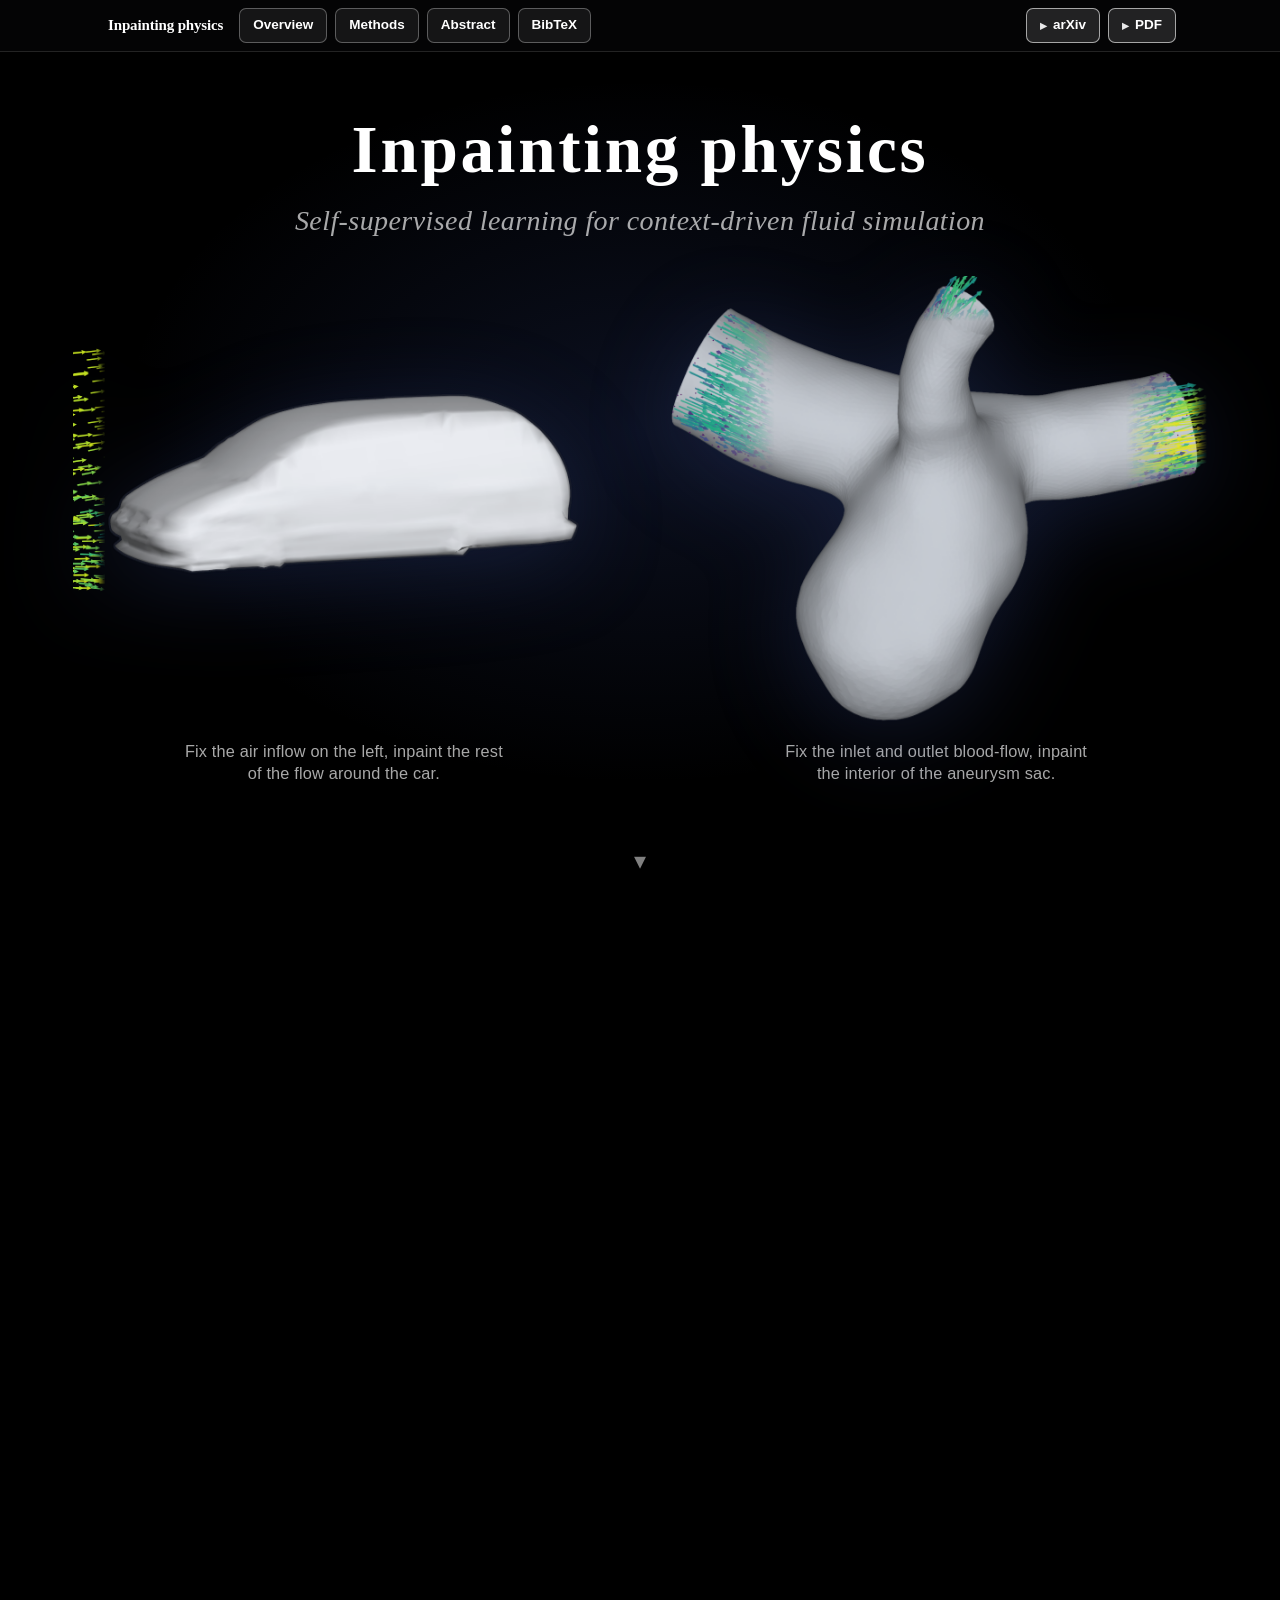
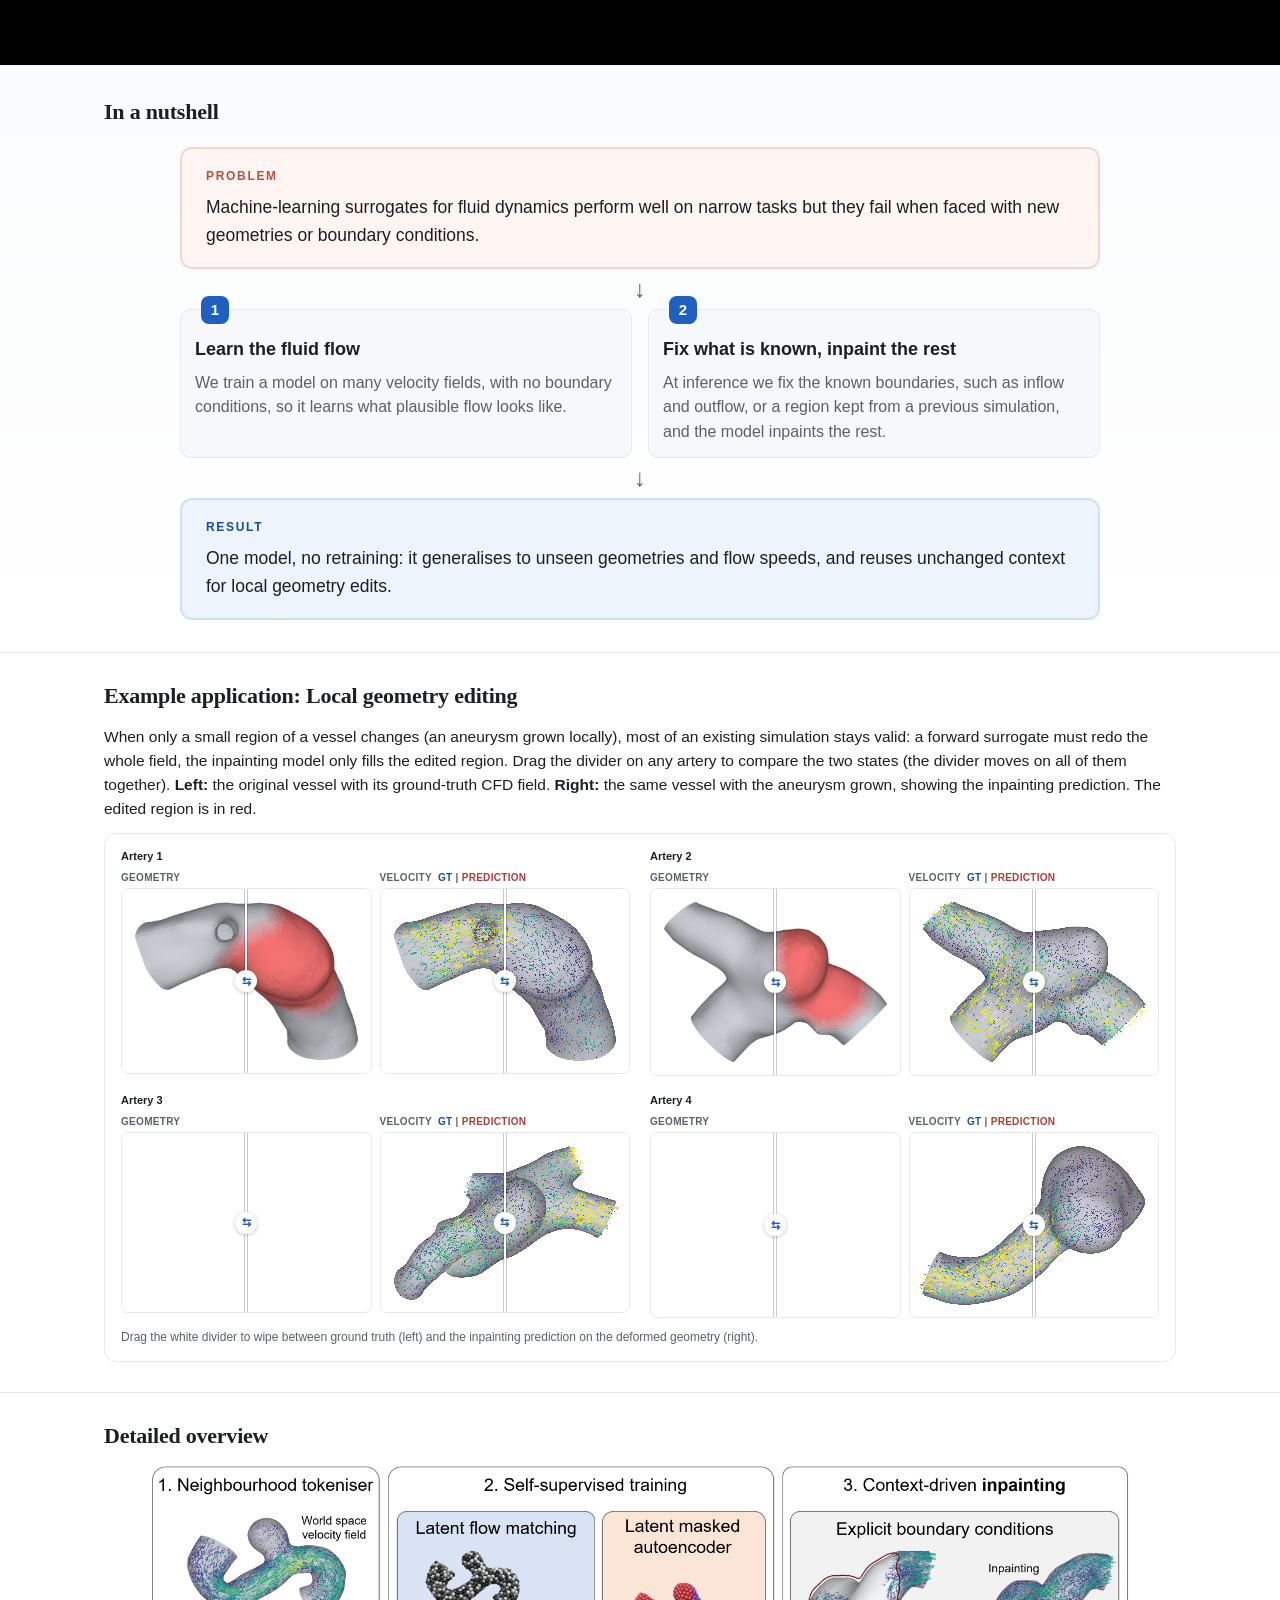
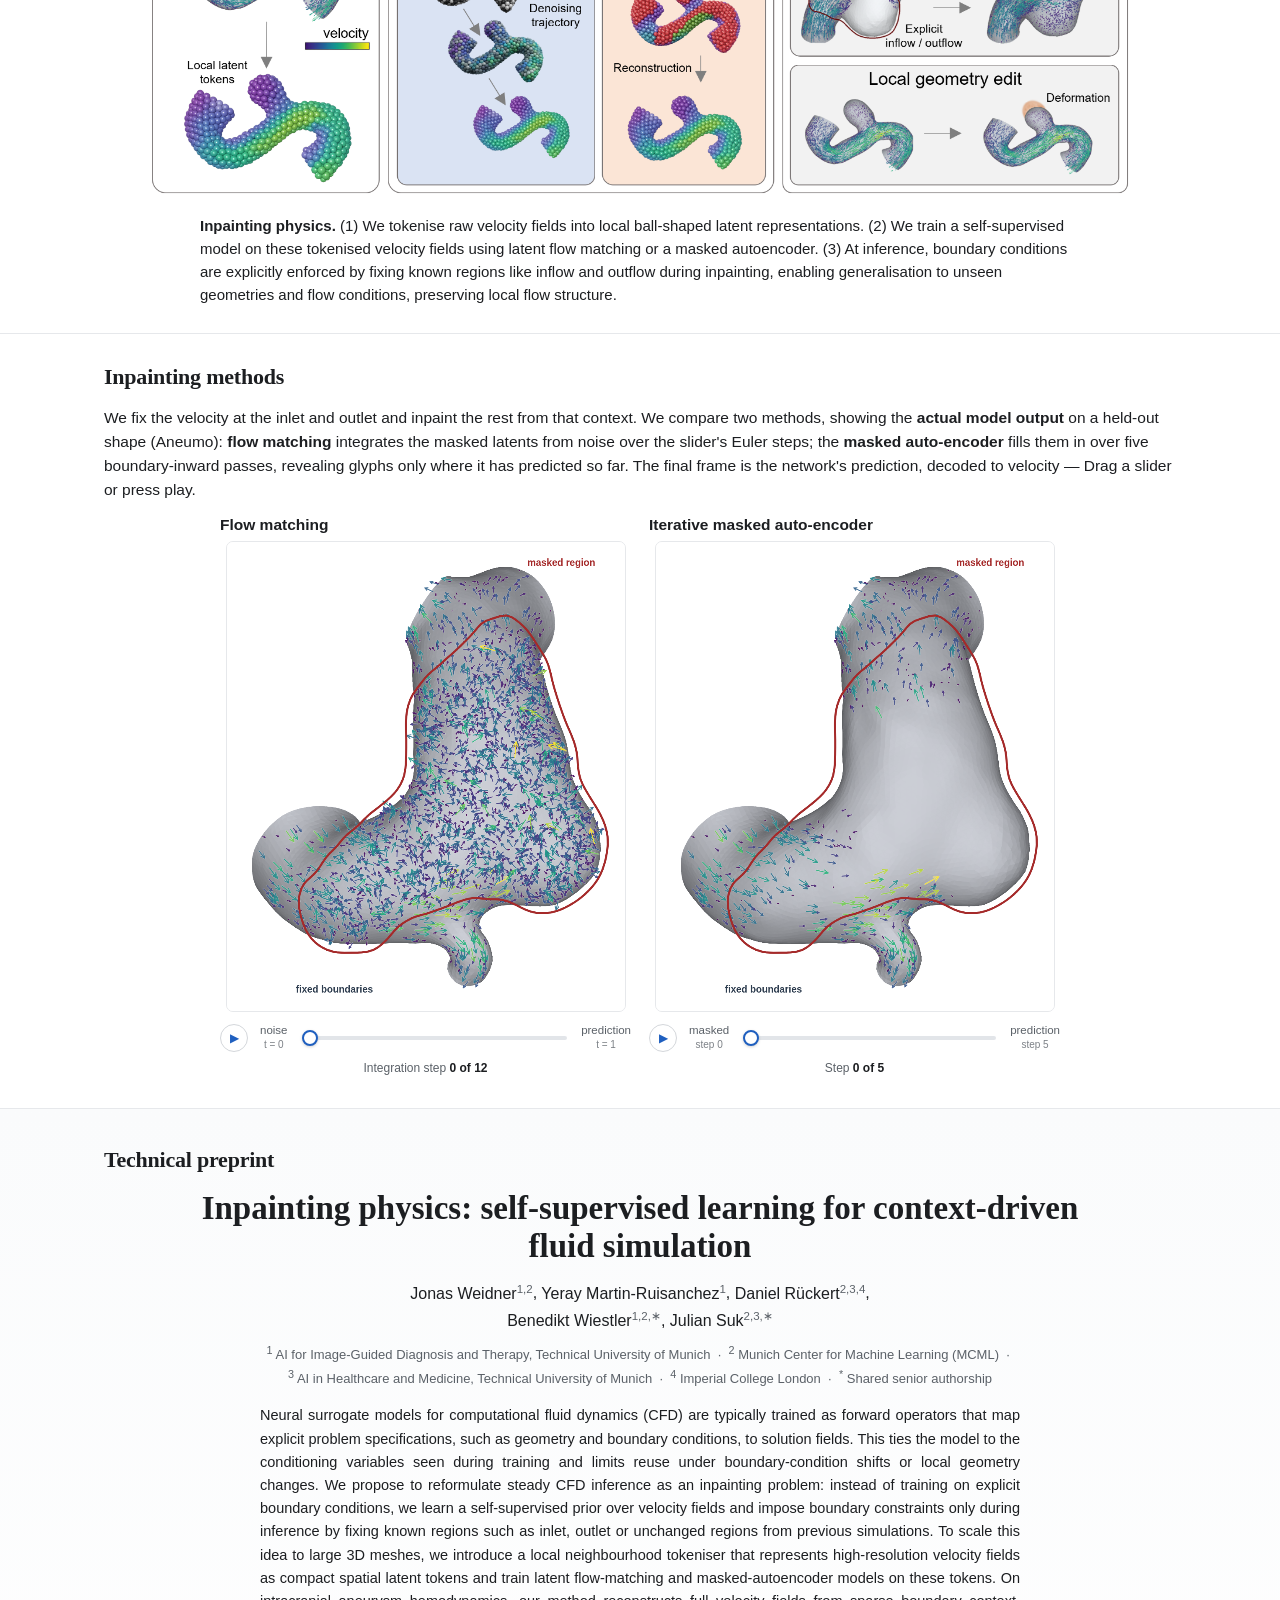
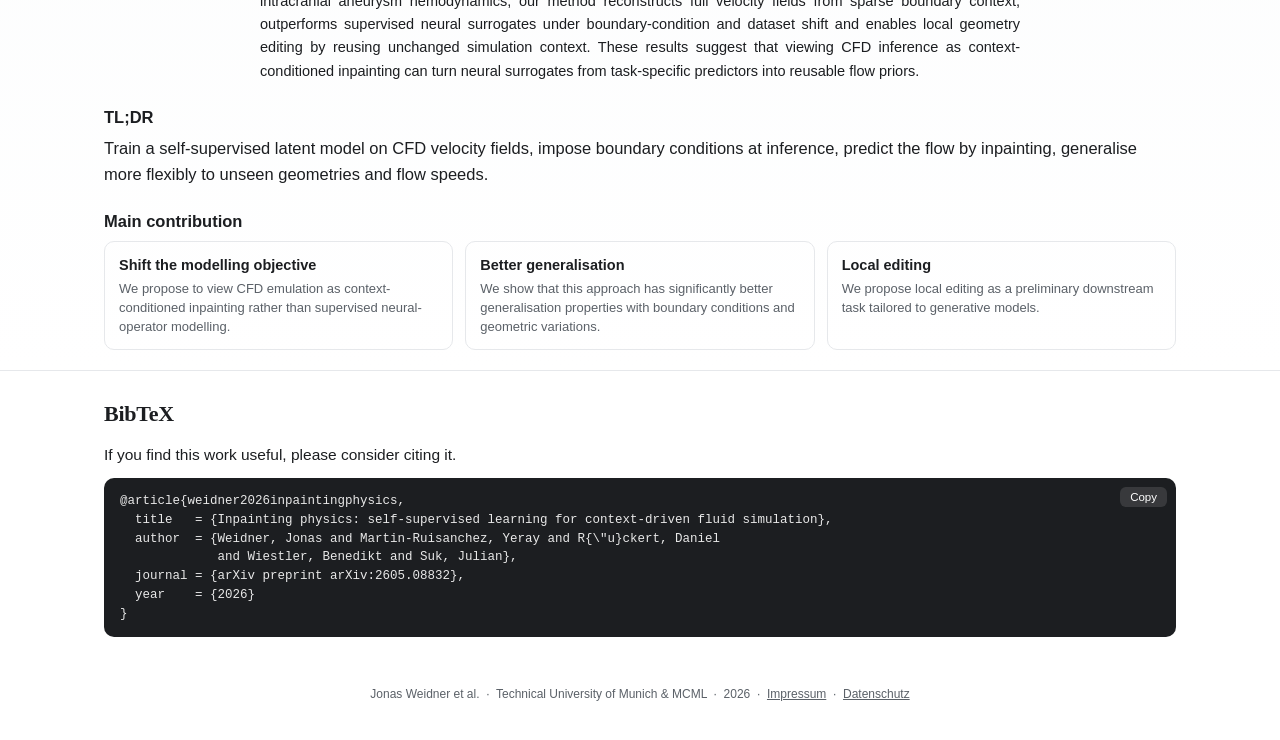
<file: index.html>
<!DOCTYPE html>
<html lang="en">
<head>
<meta charset="utf-8" />
<meta name="viewport" content="width=device-width, initial-scale=1" />
<title>Inpainting physics: self-supervised learning for context-driven fluid simulation</title>
<meta name="description" content="We reformulate steady CFD inference as an inpainting problem: learn a self-supervised prior over velocity fields and impose boundary conditions only at inference time. Latent flow matching and masked autoencoders on a local neighbourhood tokeniser, evaluated on intracranial aneurysm hemodynamics." />

<meta property="og:type" content="website" />
<meta property="og:title" content="Inpainting physics: self-supervised learning for context-driven fluid simulation" />
<meta property="og:description" content="Recasting CFD emulation as context-conditioned inpainting: a reusable flow prior instead of a task-specific forward surrogate." />
<meta property="og:image" content="static/images/overview.jpg" />
<meta name="twitter:card" content="summary_large_image" />

<link rel="icon" href="data:image/svg+xml,%3Csvg xmlns='http://www.w3.org/2000/svg' viewBox='0 0 32 32'%3E%3Crect width='32' height='32' rx='7.5' fill='%231f5fbf'/%3E%3Cpath d='M4 21.5 C 9.5 6.5 14 8.5 16 16 S 22.5 25.5 28 10.5' fill='none' stroke='white' stroke-width='3.4' stroke-linecap='round'/%3E%3Ccircle cx='5.4' cy='23.2' r='1.8' fill='white'/%3E%3Ccircle cx='26.6' cy='9' r='1.8' fill='white'/%3E%3C/svg%3E" />
<link rel="stylesheet" href="static/css/style.css" />
</head>
<body>

<!-- ====================================================================== -->
<!-- SPLASH: black "Inpainting physics" hero above the paper: bare geometry, -->
<!--   then the velocity field fades in over the sac as you scroll past it.   -->
<!-- ====================================================================== -->
<section class="splash" id="splash" aria-label="Inpainting physics">
  <div class="splash-stage">
    <div class="splash-head">
      <div class="splash-wordmark">Inpainting&nbsp;physics</div>
      <p class="splash-sub">Self&#8209;supervised learning for context&#8209;driven fluid simulation</p>
    </div>
    <div class="splash-pair">
      <!-- left card: a ShapeNet car whose flow field is inpainted from the
           inflow front (predicted by the trained latent-MAE; car 0733,
           keep_frac=0.05 means almost everything is inpainted). -->
      <div class="splash-card">
        <div class="splash-art splash-art--car" aria-hidden="true">
          <img class="splash-geo"     src="static/images/hero/car/geometry.png" alt="" decoding="async" fetchpriority="high" />
          <img class="splash-flow"    src="static/images/hero/car/flow.png"     alt="" decoding="async" />   <!-- predicted flow: wipes in left-to-right on scroll -->
          <img class="splash-flow-bc" src="static/images/hero/car/flow.png"     alt="" decoding="async" />   <!-- leftmost 5% (inflow strip): always visible -->
        </div>
        <p class="splash-card-caption">Fix&nbsp;the&nbsp;air&nbsp;inflow on the left, inpaint the rest of the flow around the car.</p>
      </div>
      <!-- right card: an intracranial aneurysm whose interior flow is inpainted
           from the inlet/outlet boundary conditions (ground truth here, the model
           prediction is shown in the interactive figures below). -->
      <div class="splash-card">
        <div class="splash-art" aria-hidden="true">
          <img class="splash-geo"     src="static/images/hero/geometry.png" alt="" decoding="async" />
          <img class="splash-flow"    src="static/images/hero/flow.png"     alt="" decoding="async" />   <!-- interior: faded in on scroll -->
          <img class="splash-flow-bc" src="static/images/hero/flow.png"     alt="" decoding="async" />   <!-- inflow + outflow: always shown -->
        </div>
        <p class="splash-card-caption">Fix&nbsp;the&nbsp;inlet&nbsp;and&nbsp;outlet blood-flow, inpaint the interior of the aneurysm sac.</p>
      </div>
    </div>
    <a class="splash-scroll" href="#nutshell" aria-label="Scroll to the paper">&#x25BE;</a>
  </div>
</section>

<!-- section nav: fixed to the very top at all times; dark while it floats over
     the black splash, fades to the light style over the page (main.js toggles .on-dark) -->
<nav class="topnav on-dark" aria-label="Section navigation">
  <div class="wrap">
    <div class="btns">
      <a class="brand" href="#">Inpainting physics</a>
      <a class="btn" href="#overview">Overview</a>
      <a class="btn" href="#interactive">Methods</a>
      <a class="btn" href="#paper">Abstract</a>
      <a class="btn" href="#bibtex">BibTeX</a>
      <a class="btn primary arxiv-btn" href="https://arxiv.org/abs/2605.08832" target="_blank" rel="noopener"><span class="ico">&#9656;</span> arXiv</a>
      <a class="btn primary" href="https://arxiv.org/pdf/2605.08832" target="_blank" rel="noopener"><span class="ico">&#9656;</span> PDF</a>
    </div>
  </div>
</nav>

<!-- ====================================================================== -->
<!-- IN A NUTSHELL  (plain-language diagram — first content below the splash) -->
<!-- ====================================================================== -->
<section id="nutshell" class="hero-pad">
  <div class="wrap">
    <h2>In a nutshell</h2>

    <div class="nutshell-diagram">

      <!-- Problem -->
      <div class="nut-box problem">
        <span class="nut-tag">Problem</span>
        <p>Machine&#8209;learning surrogates for fluid dynamics perform well on narrow tasks but they fail when faced with new geometries or boundary conditions.</p>
      </div>

      <div class="nut-arrow" aria-hidden="true">&#8595;</div>

      <!-- What we do: two steps side by side -->
      <div class="nut-steps2">
        <div class="nut-box step">
          <span class="nut-step-num">1</span>
          <h4>Learn the fluid flow</h4>
          <p>We train a model on many velocity fields, with no boundary conditions, so it learns what plausible flow looks like.</p>
        </div>
        <div class="nut-box step">
          <span class="nut-step-num">2</span>
          <h4>Fix what is known, inpaint the rest</h4>
          <p>At inference we fix the known boundaries, such as inflow and outflow, or a region kept from a previous simulation, and the model inpaints the rest.</p>
        </div>
      </div>

      <div class="nut-arrow" aria-hidden="true">&#8595;</div>

      <!-- Payoff -->
      <div class="nut-box payoff">
        <span class="nut-tag">Result</span>
        <p>One model, no retraining: it generalises to unseen geometries and flow speeds, and reuses unchanged context for local geometry edits.</p>
      </div>

    </div>
  </div>
</section>

<!-- ====================================================================== -->
<!-- 3a · LOCAL GEOMETRY EDITING  (example application, right after the nutshell) -->
<!-- ====================================================================== -->
<section id="local-editing">
  <div class="wrap">
    <h2>Example application: Local geometry editing</h2>
    <p class="sub">
      When only a small region of a vessel changes (an aneurysm grown locally), most of an existing simulation stays valid: a forward surrogate must redo the whole field, the inpainting model only fills the edited region. Drag the divider on any artery to compare the two states (the divider moves on all of them together). <strong>Left:</strong> the original vessel with its ground-truth CFD field. <strong>Right:</strong> the same vessel with the aneurysm grown, showing the inpainting prediction. The edited region is in red.
    </p>
    <div class="interactive">
      <div class="deform2-grid" id="dfm-grid"></div>
      <p class="dfm-hint">Drag the white divider to wipe between ground truth (left) and the inpainting prediction on the deformed geometry (right).</p>
      <p class="dfm-fallback" id="dfm-fallback" hidden>Interactive deformation figure unavailable (data not loaded).</p>
    </div>
  </div>
</section>

<!-- ====================================================================== -->
<!-- 3b · DETAILED OVERVIEW  (the three-stage figure)                        -->
<!-- ====================================================================== -->
<section id="overview">
  <div class="wrap">
    <h2>Detailed overview</h2>
    <figure class="plain overview-fig">
      <img src="static/images/overview.png" alt="Three-stage overview: (1) tokenise velocity fields into local ball latent tokens; (2) self-supervised training with latent flow matching or a latent masked autoencoder; (3) context-driven inpainting that enforces boundary conditions and supports local geometry edits." loading="lazy" decoding="async" />
      <figcaption>
        <b>Inpainting physics.</b>
        (1)&nbsp;We tokenise raw velocity fields into local ball-shaped latent representations.
        (2)&nbsp;We train a self-supervised model on these tokenised velocity fields using latent flow matching or a masked autoencoder.
        (3)&nbsp;At inference, boundary conditions are explicitly enforced by fixing known regions like inflow and outflow during inpainting, enabling generalisation to unseen geometries and flow conditions, preserving local flow structure.
      </figcaption>
    </figure>
  </div>
</section>

<!-- ====================================================================== -->
<!-- 5 · INTERACTIVE — conceptual demo (commented out; markup kept for restore) -->
<!-- ====================================================================== -->
<!--
<section id="interactive">
  <div class="wrap">
    <h2>Inpainting methods demo</h2>
    <p class="sub">
      We fix the boundaries at inlet and outlet and inpaint the rest based on the context. For the inference, we compare two different approaches: <b>flow matching</b> integrates the masked region from noise to flow, implicitly conditioned on the fixed inlet/outlet; <b>masked auto-encoding</b> predicts the masked region in a few steps, working inward from the fixed context. Drag to see the conceptual inpainting progress over time.
    </p>
    <div class="interactive bare">
      <div class="fm-pair">
        <div class="fm-col">
          <h3>Flow matching</h3>

          <div class="fm-stage">
            <canvas id="fm-canvas" aria-label="flow-matching inpainting on a real aneurysm CFD field: the coral-outlined masked region is integrated from noise toward the true simulated flow as the integration time advances; the surrounding field, geometry and inlet/outlet stay fixed as context"></canvas>
          </div>
          <div class="slider-row">
            <button class="playbtn" id="fm-play" aria-label="play / pause">&#9654;</button>
            <span class="ends">noise<br><span style="font-size:10px;opacity:.8">t&nbsp;=&nbsp;0</span></span>
            <input type="range" class="morph" id="fm-slider" min="0" max="1" step="0.001" value="0" aria-label="flow-matching integration time" />
            <span class="ends">solution<br><span style="font-size:10px;opacity:.8">t&nbsp;=&nbsp;1</span></span>
          </div>
          <div class="morph-readout" id="fm-readout">Integration time <b>t = 0.00</b></div>
        </div>

        <div class="fm-col">
          <h3>Iterative masked auto-encoder</h3>

          <div class="fm-stage">
            <canvas id="mae-canvas" aria-label="iterative masked-autoencoder inpainting on a masked region of a real aneurysm CFD field: the velocity field is filled from the outer ring inward in five discrete prediction steps; the surrounding field, geometry and inlet/outlet stay fixed as context"></canvas>
          </div>
          <div class="slider-row">
            <button class="playbtn" id="mae-play" aria-label="play / pause">&#9654;</button>
            <span class="ends">masked<br><span style="font-size:10px;opacity:.8">step&nbsp;0</span></span>
            <input type="range" class="morph" id="mae-slider" min="0" max="5" step="1" value="0" aria-label="iterative MAE prediction step" />
            <span class="ends">solution<br><span style="font-size:10px;opacity:.8">step&nbsp;5</span></span>
          </div>
          <div class="morph-readout" id="mae-readout">Step <b>0 of 5</b></div>
        </div>
      </div>
    </div>

  </div>
</section>
-->

<!-- ====================================================================== -->
<!-- 5 · INPAINTING METHODS  (real model predictions on a held-out shape)    -->
<!-- ====================================================================== -->
<section id="interactive-real">
  <div class="wrap">
    <h2>Inpainting methods</h2>
    <p class="sub">
      We fix the velocity at the inlet and outlet and inpaint the rest from that context. We compare two methods, showing the <b>actual model output</b> on a held-out shape (Aneumo): <b>flow matching</b> integrates the masked latents from noise over the slider's Euler steps; the <b>masked auto-encoder</b> fills them in over five boundary-inward passes, revealing glyphs only where it has predicted so far. The final frame is the network's prediction, decoded to velocity &mdash; Drag a slider or press play.
    </p>
    <div class="interactive bare">
      <div class="fm-pair">
        <div class="fm-col">
          <h3>Flow matching</h3>
          <div class="fm-stage">
            <canvas id="fmr-canvas-512" aria-label="flow-matching model prediction on a real aneurysm CFD field: the masked region is integrated from noise to the predicted flow over Euler steps; inlet, outlet and the surrounding field stay fixed as context"></canvas>
          </div>
          <div class="slider-row">
            <button class="playbtn" id="fmr-play-512" aria-label="play / pause">&#9654;</button>
            <span class="ends">noise<br><span style="font-size:10px;opacity:.8">t&nbsp;=&nbsp;0</span></span>
            <input type="range" class="morph" id="fmr-slider-512" min="0" max="1" step="0.001" value="0" aria-label="flow-matching integration time" />
            <span class="ends">prediction<br><span style="font-size:10px;opacity:.8">t&nbsp;=&nbsp;1</span></span>
          </div>
          <div class="morph-readout" id="fmr-readout-512">Integration step <b>0</b></div>
        </div>

        <div class="fm-col">
          <h3>Iterative masked auto-encoder</h3>
          <div class="fm-stage">
            <canvas id="maer-canvas-512" aria-label="iterative masked-autoencoder model prediction on a real aneurysm CFD field: the masked region is filled from the boundary inward over five prediction passes; inlet, outlet and the surrounding field stay fixed as context"></canvas>
          </div>
          <div class="slider-row">
            <button class="playbtn" id="maer-play-512" aria-label="play / pause">&#9654;</button>
            <span class="ends">masked<br><span style="font-size:10px;opacity:.8">step&nbsp;0</span></span>
            <input type="range" class="morph" id="maer-slider-512" min="0" max="5" step="1" value="0" aria-label="iterative MAE prediction step" />
            <span class="ends">prediction<br><span style="font-size:10px;opacity:.8">step&nbsp;5</span></span>
          </div>
          <div class="morph-readout" id="maer-readout-512">Step <b>0 of 5</b></div>
        </div>
      </div>
    </div>

  </div>
</section>

<!-- ====================================================================== -->
<!-- 6b · RESULTS  — commented out for now; markup kept for easy restore.    -->
<!-- ====================================================================== -->
<!--
  ======================================================================
  "Results" section (one figure: the main inpainting comparison).
  Currently hidden from the live page.
  ======================================================================

<section id="results">
  <div class="wrap">
    <h2>Results</h2>
    <p class="sub">
      In-distribution, supervised surrogates win at the sparsest inlet/outlet conditioning, but the inpainting models keep improving as more known context is supplied — L-MAE is best on most metrics once any field context is available. See the paper for out-of-distribution, dataset-shift and local-editing results.
    </p>
    <figure>
      <img src="static/images/res_mask_frac.jpg" alt="Left: two example aneurysms, each shown with the masked region at 20/60/99% and the L-MAE and L-FM-Physics reconstructions with per-panel nMSE. Right: four metric panels (nMSE, cosine similarity, vorticity, divergence) versus mask fraction for L-FM variants, L-MAE variants, supervised-Att, supervised-MP and naive baselines." loading="lazy" decoding="async" />
      <figcaption><span class="fignum">Figure.</span> <b>L-MAE and L-FM improve as more context becomes available.</b> Left: qualitative reconstructions at mask fractions 20/60/99% on two example shapes (masked region in red). Right: metrics vs. mask fraction (Aneumo test split, in-distribution mass flow $m=3$); higher mask fraction = less context.</figcaption>
    </figure>
  </div>
</section>

  ======================================================================
  end "Results" section
  ======================================================================
-->

<!--
  ======================================================================
  Trimmed from the live page (the method, results, and data & evaluation
  sections). The page now runs splash → in-a-nutshell → contribution →
  interactive → local-editing → results → paper (title/authors/abstract +
  detailed overview + TL;DR) → BibTeX. (#takeaways and #interactive-more
  are commented out below.) The full write-up lives in the paper.
  Markup kept here for reference / easy restore.
  ======================================================================

<section id="method">
  <div class="wrap">
    <h2>Method</h2>
    <p>
      We formulate CFD prediction as conditional completion under a self-supervised velocity-field prior. The model is trained on complete velocity fields&nbsp;$v$ <em>without</em> boundary-condition labels (mass flow, inlet profiles, outlet constraints). At inference, known regions&nbsp;$\mathcal{K}$ are fixed and the model reconstructs the masked region&nbsp;$\mathcal{U}$, i.e. it estimates $v_{\mathcal U}\mid v_{\mathcal K}$.
    </p>

    <div class="steps">
      <div class="step">
        <div class="tag">Stage 1</div>
        <h4>Neighbourhood tokeniser</h4>
        <p>Farthest-point sampling picks $P=2500$ ball centres; each ball gathers its 512 nearest points. A PointNet-style encoder + max-pool maps every ball to one token $z_j\in\mathbb{R}^{256}$. The decoder broadcasts $z_j$ to query points with their local coordinates and wall distance; overlapping balls are merged by inverse-distance weighting. Trained on its own with an MSE reconstruction loss.</p>
      </div>
      <div class="step">
        <div class="tag">Stage 2</div>
        <h4>Self-supervised model</h4>
        <p>A global model is trained on the $2500\times256$ token field. <b>L-FM:</b> a DiT-style transformer trained with rectified flow matching from Gaussian noise to the data distribution. <b>L-MAE:</b> a masked autoencoder that reconstructs masked tokens from visible ones. Neither receives mass flow, inlet/outlet conditions, or a global geometry descriptor; only token positions and wall distances.</p>
      </div>
      <div class="step">
        <div class="tag">Stage 3</div>
        <h4>Explicit boundary inpainting</h4>
        <p>Known velocities are encoded by the tokeniser and held fixed; the self-supervised model fills the missing tokens, which the decoder turns back into a full-resolution field. The <em>same</em> pretrained model serves sparse inlet/outlet conditioning, rich measured context, and local geometry edits, just by changing which tokens are fixed.</p>
      </div>
    </div>

    <h3>Inference strategies we compare</h3>
    <ul class="tight">
      <li><strong>L-MAE:</strong> the masked region is predicted in a single forward pass.</li>
      <li><strong>L-MAE-Iterative:</strong> the mask is filled progressively from the known boundary over 5 steps.</li>
      <li><strong>L-FM-Euler:</strong> 20-step Euler integration of the flow from Gaussian noise, with the boundary fixed throughout.</li>
      <li><strong>L-FM-Euler-Zero:</strong> same, but the masked tokens start at zero instead of noise.</li>
      <li><strong>L-FM-Physics:</strong> flow-matching steps are projected onto a zero-divergence (incompressible) constraint in world space at each step, guiding integration along physically plausible paths.</li>
    </ul>

    <h3>Baselines</h3>
    <p>
      <strong>Supervised-Att:</strong> AB-UPT, an anchor-branched universal physics transformer (velocity branch only); receives positions, wall distance, inlet distance, and the mass-flow parameter.
      <strong>Supervised-MP:</strong> a PointNet++-style message-passing surrogate with the same inputs.
      Plus naive baselines: <strong>mean-inpainting</strong> and distance-based <strong>interpolation</strong>.
      All learned models are sized to ~30M parameters and trained for two days on a single A100-80GB.
    </p>
  </div>
</section>

<section id="results">
  <div class="wrap">
    <h2>Results</h2>

    <h3>1 &nbsp;·&nbsp; Neighbourhood tokens accurately represent velocity fields</h3>
    <p>
      The tokeniser compresses each ~200k-point field to 2500 local latent tokens while keeping reconstruction error low across mass flows (even out-of-distribution ones), and far below random downsampling + interpolation at the same budget. On the held-out AneuG dataset the reconstruction nMSE is $(0.21\pm0.01)\%$. Since every later model lives in this latent space, the tokeniser's reconstruction quality is an approximate lower bound for the inpainting models.
    </p>
    <figure>
      <img src="static/images/NT.jpg" alt="Left: four metric panels (nMSE, cosine similarity, vorticity, divergence) versus mass flow for the tokeniser vs interpolation baselines on Aneumo and AneuG. Right: velocity field, latent ball tokens, and reconstruction examples on both datasets." loading="lazy" decoding="async" />
      <figcaption><span class="fignum">Figure&nbsp;2.</span> <b>The neighbourhood tokeniser has low reconstruction error across all mass flows.</b> 2500 latent tokens beat random downsampling + interpolation on every metric, even out-of-distribution. Right: the latent ball representation and the reconstruction on Aneumo and the held-out AneuG dataset (AneuG reconstruction nMSE $(0.21\pm0.01)\%$).</figcaption>
    </figure>

    <h3>2 &nbsp;·&nbsp; Explicit boundary-conditioned inpainting recovers velocity fields</h3>
    <p>
      At an in-distribution mass flow, the supervised surrogates (trained directly for forward prediction and given the mass-flow parameter) are strongest under the sparsest (99% masked) inlet/outlet conditioning. The inpainting models behave differently: they keep improving as more field context is provided. L-FM struggles with very large masks but benefits from context, and physics guidance reduces divergence and vorticity error. L-MAE is best aligned with the inference task: slightly behind the supervised baseline at the sparsest setting, but best on most metrics once additional context is available.
    </p>
    <figure>
      <img src="static/images/res_mask_frac.jpg" alt="Left: two example aneurysms, each shown with the masked region at 20/60/99% and the L-MAE and L-FM-Physics reconstructions with per-panel nMSE. Right: four metric panels (nMSE, cosine similarity, vorticity, divergence) versus mask fraction for L-FM variants, L-MAE variants, supervised-Att, supervised-MP and naive baselines." loading="lazy" decoding="async" />
      <figcaption><span class="fignum">Figure&nbsp;3.</span> <b>Supervised models are best on forward prediction in-distribution; L-MAE and L-FM improve with context.</b> Left: qualitative reconstructions at mask fractions 20/60/99% on two example shapes (the masked region is shown in red). Right: metrics vs. mask fraction (Aneumo test split, in-distribution mass flow $m=3$); higher mask fraction = less context. The inpainting advantage grows as more known regions become available.</figcaption>
    </figure>

    <h3>3 &nbsp;·&nbsp; Inpainting generalises better under boundary-condition and dataset shift</h3>
    <p>
      Forward surrogates must extrapolate in an explicit conditioning space such as total mass flow. Trained on mass flows 2&ndash;3.5 and evaluated 1&ndash;4, both supervised baselines remain accurate in-range but collapse out-of-distribution, dramatically at $m=1$, where they fail to extrapolate the expected linear mean-velocity scaling. In the inpainting formulation, an unseen mass flow is just a low-velocity boundary region to be completed. Under full dataset shift (the external AneuG set: different geometries, solver stack, mesh resolution, non-Newtonian rheology) the supervised surrogates degrade strongly and no longer reliably beat naive baselines, while L-MAE is the most robust method and the only one that consistently improves over the naive baselines across mask fractions.
    </p>
    <figure>
      <img src="static/images/res_OOD.jpg" alt="Top: qualitative flow predictions for supervised-Att, supervised-MP, L-MAE and L-MAE difference, across out-of-distribution and training-range mass flows. Bottom-left: nMSE and mean velocity versus mass flow, with the training range shaded. Right: nMSE versus mask fraction at Aneumo m=1 and on the external AneuG test set." loading="lazy" decoding="async" />
      <figcaption><span class="fignum">Figure&nbsp;4.</span> <b>The best supervised model fails out-of-distribution; L-MAE stays solid, especially with context.</b> Left: performance over all mass flows; supervised-Att fails to extrapolate the expected linear mean-velocity scaling OOD (worst at $m=1$). Right: nMSE for varied context at $m=1$ and on the external AneuG test set. Models were trained only on mass flows 2&ndash;3.5.</figcaption>
    </figure>

    <h3>4 &nbsp;·&nbsp; Local geometry editing benefits from reusable global context</h3>
    <p>
      When only a small region changes (here, modelling the growth of an aneurysm) most of an existing high-fidelity simulation is still valid. A forward surrogate must redo the whole edited field; our model fixes the unchanged region and only infers the modified part. Inside the edited mask, L-MAE cuts nMSE from $72.97\%$ (Supervised-Att) to $26.43\%$ and lifts cosine similarity from $47.3\%$ to $80.5\%$. On the full sample, where the unchanged part is preserved by construction, full-field nMSE drops from $35.81\%$ to $4.52\%$. The flow-matching models struggle here: global noise integration has trouble strictly honouring narrow, high-frequency spatial boundary constraints, whereas L-MAE's objective directly optimises conditional completion from partial tokens.
    </p>
    <figure>
      <img src="static/images/deformation_paper.jpg" alt="Two aneurysm examples (two rows each): ground-truth source flow, the deformed shape with the edited region highlighted in red, and difference-to-ground-truth maps for L-MAE and the supervised model, with per-panel nMSE." loading="lazy" decoding="async" />
      <figcaption><span class="fignum">Figure&nbsp;5.</span> <b>Inpainting local geometry edits benefits from global context.</b> Two example geometries deformed to model aneurysm growth. By generously masking the area around the edit and conditioning on the original simulation, L-MAE matches the reference far better than a neural surrogate that re-simulates the full geometry from scratch. Shown: difference to ground truth for L-MAE and supervised-Att, with per-panel nMSE.</figcaption>
    </figure>

    <figure>
      <img src="static/images/App_OOD.jpg" alt="Eight metric panels: nMSE, cosine similarity, vorticity and divergence versus mask fraction, on the AneuG dataset and on Aneumo at m=1, for L-FM variants, L-MAE, supervised baselines and naive baselines." loading="lazy" decoding="async" />
      <figcaption><span class="fignum">Appendix figure.</span> Full metric breakdown under shift: AneuG (left) and Aneumo $m=1$ (right). Across mask fractions, L-MAE is the most robust learned method and the only one that consistently improves over the naive baselines, while the supervised forward surrogates degrade strongly. (Paper appendix; further L-FM integration schemes are studied there too.)</figcaption>
    </figure>

    <div class="tablewrap">
      <table class="results">
        <caption><b>Table 1.</b> Quantitative results for small geometry edits, evaluated on the masked region and on the full simulation. Mean&nbsp;±&nbsp;standard error; best per block in <b>bold</b>.</caption>
        <thead>
          <tr>
            <th>Method</th>
            <th>nMSE&nbsp;&darr; (%)</th>
            <th>CosSim&nbsp;&uarr; (%)</th>
            <th>divergence&nbsp;&darr;</th>
            <th>vorticity&nbsp;&darr;</th>
          </tr>
        </thead>
        <tbody>
          <tr class="section"><td colspan="5">Inside mask</td></tr>
          <tr><td>Supervised-Att</td><td>72.97&nbsp;±&nbsp;9.81</td><td>47.30&nbsp;±&nbsp;4.48</td><td>0.34&nbsp;±&nbsp;0.01</td><td>1.18&nbsp;±&nbsp;0.06</td></tr>
          <tr><td>L-FM-Zero</td><td>89.25&nbsp;±&nbsp;19.69</td><td>46.63&nbsp;±&nbsp;6.03</td><td>0.24&nbsp;±&nbsp;0.01</td><td>1.22&nbsp;±&nbsp;0.12</td></tr>
          <tr><td>L-FM-Physics</td><td>62.73&nbsp;±&nbsp;14.56</td><td>57.94&nbsp;±&nbsp;5.87</td><td class="best">0.21&nbsp;±&nbsp;0.01</td><td>1.09&nbsp;±&nbsp;0.10</td></tr>
          <tr class="ours"><td>L-MAE</td><td class="best">26.43&nbsp;±&nbsp;4.19</td><td class="best">80.49&nbsp;±&nbsp;3.60</td><td>0.22&nbsp;±&nbsp;0.01</td><td class="best">0.73&nbsp;±&nbsp;0.03</td></tr>
          <tr class="section"><td colspan="5">Full sample</td></tr>
          <tr><td>Supervised-Att</td><td>35.81&nbsp;±&nbsp;2.97</td><td>72.49&nbsp;±&nbsp;1.16</td><td>0.29&nbsp;±&nbsp;0.01</td><td>0.97&nbsp;±&nbsp;0.02</td></tr>
          <tr><td>L-FM-Zero</td><td>7.88&nbsp;±&nbsp;1.57</td><td>88.35&nbsp;±&nbsp;1.27</td><td>0.20&nbsp;±&nbsp;0.001</td><td>0.42&nbsp;±&nbsp;0.03</td></tr>
          <tr><td>L-FM-Physics</td><td>7.14&nbsp;±&nbsp;1.55</td><td>90.10&nbsp;±&nbsp;1.25</td><td class="best">0.19&nbsp;±&nbsp;0.01</td><td>0.42&nbsp;±&nbsp;0.03</td></tr>
          <tr class="ours"><td>L-MAE</td><td class="best">4.52&nbsp;±&nbsp;0.83</td><td class="best">94.41&nbsp;±&nbsp;0.72</td><td>0.19&nbsp;±&nbsp;0.01</td><td class="best">0.34&nbsp;±&nbsp;0.02</td></tr>
        </tbody>
      </table>
    </div>
  </div>
</section>

<section id="data">
  <div class="wrap">
    <h2>Data &amp; evaluation</h2>
    <div class="cols2">
      <p>
      We train and evaluate on the Aneumo dataset of steady-state intracranial-aneurysm fluid simulations: 85,280 samples over 8 mass flows. We train on mass flows $\{2, 2.5, 3, 3.5\}$ and hold out $\{1, 1.5, 3.75, 4\}$ for testing, with a sequential split (to avoid leakage between geometrically similar neighbours) and evaluation on a uniformly sampled subset of 100 test cases. We additionally use the transient AneuG dataset (averaged over time, with a non-Newtonian rheology and a different solver stack) strictly as a held-out test set.
    </p>
    <p>
      Metrics: <strong>nMSE</strong> (normalised mean-squared velocity error), <strong>cosine similarity</strong> (directional agreement, ignoring scale), <strong>normalised divergence</strong> (violation of the incompressibility / continuity constraint, estimated from local least-squares Jacobians), and <strong>normalised vorticity RMSE</strong> (agreement of rotational structure). Together these separate numerical agreement with the reference solver from physically relevant properties of the reconstructed field. We report standard error over the test set.
    </p>
    </div>
  </div>
</section>

  ======================================================================
  end trimmed sections
  ======================================================================
-->

<!-- ====================================================================== -->
<!-- 6 · TAKEAWAYS / LIMITATIONS  — commented out for now; kept for restore. -->
<!-- ====================================================================== -->
<!--
  ======================================================================
  "Takeaways & limitations" section. Currently hidden from the live page.
  ======================================================================

<section id="takeaways">
  <div class="wrap">
    <h2>Takeaways &amp; limitations</h2>
    <div class="cols2">
      <p>
      Self-supervised inpainting can act as a <strong>reusable CFD prior</strong>: a model trained only to complete velocity fields can be conditioned at inference time on arbitrary known regions of the solution, whether sparse boundary conditions, partial measurements, or unchanged regions from a previous run. This is most useful precisely when the inference-time conditioning pattern differs from the supervision a conventional surrogate was trained on. In-distribution and with only sparse inlet/outlet context, a supervised forward surrogate is still highly competitive.
    </p>
    <p>
      <b>Scope.</b> We study steady internal flows and model only the velocity field; pressure, wall shear stress, surface forces and derived clinical/engineering quantities are not yet predicted. The hemodynamic setting is relatively favourable for inpainting because inlet/outlet velocity context strongly constrains the dominant flow structure, and local context may carry dynamical but not structural parameters (e.g. Reynolds number, turbulence-model choice). More general CFD problems may need additional conditioning. This is an initial step toward CFD models that behave less like single-purpose predictors and more like reusable generative priors over physically plausible flow fields, with possible implications for large-scale pre-training.
    </p>
    </div>
  </div>
</section>

  ======================================================================
  end "Takeaways & limitations" section
  ======================================================================
-->

<!-- ====================================================================== -->
<!-- 7 · PAPER  (title · authors · affiliations · abstract · detailed       -->
<!--            overview figure · TL;DR — moved to the end, above BibTeX)   -->
<!-- ====================================================================== -->
<section class="hero" id="paper">
  <div class="wrap">
    <h2>Technical preprint</h2>
    <h1 class="title">Inpainting physics: self-supervised learning for context-driven fluid simulation</h1>

    <div class="authors">
      <span><a href="mailto:j.weidner@tum.de">Jonas Weidner</a><sup>1,2</sup></span>,
      <span>Yeray Martin-Ruisanchez<sup>1</sup></span>,
      <span>Daniel Rückert<sup>2,3,4</sup></span>,<br />
      <span>Benedikt Wiestler<sup>1,2,&#8727;</sup></span>,
      <span>Julian Suk<sup>2,3,&#8727;</sup></span>
    </div>

    <div class="affil">
      <sup>1</sup>&nbsp;AI for Image-Guided Diagnosis and Therapy, Technical University of Munich &nbsp;·&nbsp;
      <sup>2</sup>&nbsp;Munich Center for Machine Learning (MCML) &nbsp;·&nbsp;
      <sup>3</sup>&nbsp;AI in Healthcare and Medicine, Technical University of Munich &nbsp;·&nbsp;
      <sup>4</sup>&nbsp;Imperial College London &nbsp;·&nbsp;
      <sup>*</sup>&nbsp;Shared senior authorship
    </div>

    <p class="abstract" id="abstract">
      Neural surrogate models for computational fluid dynamics (CFD) are typically trained as forward operators that map explicit problem specifications, such as geometry and boundary conditions, to solution fields. This ties the model to the conditioning variables seen during training and limits reuse under boundary-condition shifts or local geometry changes. We propose to reformulate steady CFD inference as an inpainting problem: instead of training on explicit boundary conditions, we learn a self-supervised prior over velocity fields and impose boundary constraints only during inference by fixing known regions such as inlet, outlet or unchanged regions from previous simulations. To scale this idea to large 3D meshes, we introduce a local neighbourhood tokeniser that represents high-resolution velocity fields as compact spatial latent tokens and train latent flow-matching and masked-autoencoder models on these tokens. On intracranial aneurysm hemodynamics, our method reconstructs full velocity fields from sparse boundary context, outperforms supervised neural surrogates under boundary-condition and dataset shift and enables local geometry editing by reusing unchanged simulation context. These results suggest that viewing CFD inference as context-conditioned inpainting can turn neural surrogates from task-specific predictors into reusable flow priors.
    </p>

    <h3 id="tldr" style="margin-top:22px">TL;DR</h3>
    <p class="lead">
      Train a self-supervised latent model on CFD velocity fields, impose boundary conditions at inference, predict the flow by inpainting, generalise more flexibly to unseen geometries and flow speeds.
    </p>

    <h3 id="contributions" style="margin-top:22px">Main contribution</h3>
    <div class="cards">
      <div class="card">
        <h4>Shift the modelling objective</h4>
        <p>We propose to view CFD emulation as context-conditioned inpainting rather than supervised neural-operator modelling.</p>
      </div>
      <div class="card">
        <h4>Better generalisation</h4>
        <p>We show that this approach has significantly better generalisation properties with boundary conditions and geometric variations.</p>
      </div>
      <div class="card">
        <h4>Local editing</h4>
        <p>We propose local editing as a preliminary downstream task tailored to generative models.</p>
      </div>
    </div>
  </div>
</section>

<!-- ====================================================================== -->
<!-- 8 · BIBTEX                                                              -->
<!-- ====================================================================== -->
<section id="bibtex">
  <div class="wrap">
    <h2>BibTeX</h2>
    <p>If you find this work useful, please consider citing it.</p>
    <div class="bibtex-box">
      <button class="copy-btn" id="copy-bibtex">Copy</button>
<pre id="bibtex-code">@article{weidner2026inpaintingphysics,
  title   = {Inpainting physics: self-supervised learning for context-driven fluid simulation},
  author  = {Weidner, Jonas and Martin-Ruisanchez, Yeray and R{\"u}ckert, Daniel
             and Wiestler, Benedikt and Suk, Julian},
  journal = {arXiv preprint arXiv:2605.08832},
  year    = {2026}
}</pre>
    </div>
  </div>
</section>

<!-- ====================================================================== -->
<!-- 8 · MORE INTERACTIVE FIGURES (deformation / masking / wipe)             -->
<!--     Commented out for now; markup kept for easy restore.                -->
<!-- ====================================================================== -->
<!--
  ======================================================================
  "More interactive figures" section (figs 3-5: growing aneurysm,
  masking ratio, drag-to-compare). Currently hidden from the live page.
  ======================================================================

<section id="interactive-more">
  <div class="wrap">
    <h2>More interactive figures</h2>
    <p>
      <strong>(1)</strong> Grow an aneurysm on a fixed source artery: the unchanged simulation stays as context, so L-MAE only inpaints the edited region while the supervised surrogate must re-predict the whole field. <strong>(2)</strong> Change how much of the solution is observed (the masking ratio) and watch the inpainting quality respond. <strong>(3)</strong> Drag a divider to compare an L-MAE-inpainted field against the reference CFD solution.
    </p>

    <div class="scrollmode-bar">
      <button id="scrollmode-toggle" class="scrollmode-btn" type="button" aria-pressed="false">
        <span class="sw" aria-hidden="true"></span> Scroll-through animation: <b>off</b>
      </button>
      <span class="scrollmode-hint">When on, scrolling over the figure below pins it and steps through its frames; keep scrolling to move past it.</span>
    </div>

    <div class="interactive">
      <span class="badge">Interactive figure 1</span>
      <h3>L-MAE inpainting vs. a forward surrogate, under a growing aneurysm</h3>
      <p class="sub">Quiver arrows are coloured by velocity magnitude. Errors are full-sample normalised MSE against the reference CFD solution.</p>

      <div class="deform-stage">
        <div class="deform-cell">
          <div class="lbl"><span>Deformed geometry</span></div>
          <div class="deform-frame" id="dc-geo">
            <img class="on" src="static/images/deform/geo1.jpg" alt="deformed artery, step 1" loading="lazy" decoding="async" />
            <img src="static/images/deform/geo2.jpg" alt="deformed artery, step 2" loading="lazy" decoding="async" />
            <img src="static/images/deform/geo3.jpg" alt="deformed artery, step 3" loading="lazy" decoding="async" />
            <img src="static/images/deform/geo4.jpg" alt="deformed artery, step 4" loading="lazy" decoding="async" />
            <img src="static/images/deform/geo5.jpg" alt="deformed artery, step 5" loading="lazy" decoding="async" />
          </div>
        </div>
        <div class="deform-cell">
          <div class="lbl"><span>Reference CFD solution</span></div>
          <div class="deform-frame" id="dc-gt">
            <img class="on" src="static/images/deform/gt1.jpg" alt="reference flow, step 1" loading="lazy" decoding="async" />
            <img src="static/images/deform/gt2.jpg" alt="reference flow, step 2" loading="lazy" decoding="async" />
            <img src="static/images/deform/gt3.jpg" alt="reference flow, step 3" loading="lazy" decoding="async" />
            <img src="static/images/deform/gt4.jpg" alt="reference flow, step 4" loading="lazy" decoding="async" />
            <img src="static/images/deform/gt5.jpg" alt="reference flow, step 5" loading="lazy" decoding="async" />
          </div>
        </div>
        <div class="deform-cell">
          <div class="lbl"><span>L-MAE (inpainting)</span> <span class="err good" id="err-mae">nMSE 0.9%</span></div>
          <div class="deform-frame" id="dc-mae">
            <img class="on" src="static/images/deform/mae1.jpg" alt="L-MAE prediction, step 1" loading="lazy" decoding="async" />
            <img src="static/images/deform/mae2.jpg" alt="L-MAE prediction, step 2" loading="lazy" decoding="async" />
            <img src="static/images/deform/mae3.jpg" alt="L-MAE prediction, step 3" loading="lazy" decoding="async" />
            <img src="static/images/deform/mae4.jpg" alt="L-MAE prediction, step 4" loading="lazy" decoding="async" />
            <img src="static/images/deform/mae5.jpg" alt="L-MAE prediction, step 5" loading="lazy" decoding="async" />
          </div>
        </div>
        <div class="deform-cell">
          <div class="lbl"><span>Supervised surrogate (AB-UPT)</span> <span class="err bad" id="err-sup">nMSE 19.3%</span></div>
          <div class="deform-frame" id="dc-sup">
            <img class="on" src="static/images/deform/sup1.jpg" alt="supervised prediction, step 1" loading="lazy" decoding="async" />
            <img src="static/images/deform/sup2.jpg" alt="supervised prediction, step 2" loading="lazy" decoding="async" />
            <img src="static/images/deform/sup3.jpg" alt="supervised prediction, step 3" loading="lazy" decoding="async" />
            <img src="static/images/deform/sup4.jpg" alt="supervised prediction, step 4" loading="lazy" decoding="async" />
            <img src="static/images/deform/sup5.jpg" alt="supervised prediction, step 5" loading="lazy" decoding="async" />
          </div>
        </div>
      </div>

      <div class="slider-row">
        <button class="playbtn" id="deform-play" aria-label="play / pause">&#10073;&#10073;</button>
        <span class="ends">mild</span>
        <input type="range" class="morph" id="deform-slider" min="1" max="5" step="0.02" value="1" aria-label="aneurysm deformation amount" />
        <span class="ends">severe</span>
      </div>
      <div class="morph-readout" id="deform-readout">Deformation step <b>1</b> of 5</div>
    </div>
    <p class="note-soft" style="text-align:left;margin-top:14px">
      L-MAE keeps full-field nMSE around 1&ndash;10% across all five edits; the forward surrogate stays near 19&ndash;28% because it re-predicts the whole field. Frames are pre-rendered; the slider blends between edit levels.
    </p>

    <div class="interactive" style="margin-top:26px">
      <span class="badge">Interactive figure 2</span>
      <h3>Vary the masking ratio</h3>
      <p class="sub">
        Same artery, in-distribution mass flow $m=3$. The masked region (coral) is what each model must inpaint; the rest of the field is given as context. At 20% almost the whole solution is observed; at 99% only inlet/outlet velocities remain. Drag to change how much context the models get.
      </p>

      <div class="deform-stage" id="mr-stage">
        <div class="deform-cell">
          <div class="lbl"><span>Masked input</span> <span class="err" id="mr-frac">20% masked</span></div>
          <div class="deform-frame" id="mc-in">
            <img class="on" src="static/images/maskratio/in20.jpg" alt="masked region at 20%" loading="lazy" decoding="async" />
            <img src="static/images/maskratio/in60.jpg" alt="masked region at 60%" loading="lazy" decoding="async" />
            <img src="static/images/maskratio/in99.jpg" alt="masked region at 99%" loading="lazy" decoding="async" />
          </div>
        </div>
        <div class="deform-cell">
          <div class="lbl"><span>Reference CFD solution</span></div>
          <div class="deform-frame" id="mc-gt">
            <img class="on" src="static/images/maskratio/gt.jpg" alt="reference CFD flow" loading="lazy" decoding="async" />
          </div>
        </div>
        <div class="deform-cell">
          <div class="lbl"><span>L-MAE (inpainting)</span> <span class="err good" id="mr-err-mae">nMSE 3.9%</span></div>
          <div class="deform-frame" id="mc-mae">
            <img class="on" src="static/images/maskratio/mae20.jpg" alt="L-MAE inpainting at 20% mask" loading="lazy" decoding="async" />
            <img src="static/images/maskratio/mae60.jpg" alt="L-MAE inpainting at 60% mask" loading="lazy" decoding="async" />
            <img src="static/images/maskratio/mae99.jpg" alt="L-MAE inpainting at 99% mask" loading="lazy" decoding="async" />
          </div>
        </div>
        <div class="deform-cell">
          <div class="lbl"><span>L-FM-Physics (inpainting)</span> <span class="err" id="mr-err-fm">nMSE 18.7%</span></div>
          <div class="deform-frame" id="mc-fm">
            <img class="on" src="static/images/maskratio/fm20.jpg" alt="L-FM-Physics inpainting at 20% mask" loading="lazy" decoding="async" />
            <img src="static/images/maskratio/fm60.jpg" alt="L-FM-Physics inpainting at 60% mask" loading="lazy" decoding="async" />
            <img src="static/images/maskratio/fm99.jpg" alt="L-FM-Physics inpainting at 99% mask" loading="lazy" decoding="async" />
          </div>
        </div>
      </div>

      <div class="slider-row">
        <button class="playbtn" id="mr-play" aria-label="play / pause">&#10073;&#10073;</button>
        <span class="ends">20%<br><span style="font-size:10px;opacity:.8">most&nbsp;context</span></span>
        <input type="range" class="morph" id="mr-slider" min="0" max="2" step="1" value="0" aria-label="mask fraction" />
        <span class="ends">99%<br><span style="font-size:10px;opacity:.8">inlet/outlet</span></span>
      </div>
      <div class="morph-readout" id="mr-readout">Mask fraction <b>20%</b> &nbsp;·&nbsp; nMSE &nbsp; L-MAE <b>3.9%</b> &nbsp;vs&nbsp; L-FM-Physics <b>18.7%</b></div>
      <p class="note-soft" style="text-align:left;margin-top:12px">
        A supervised forward surrogate (which ignores the context) sits at nMSE&nbsp;&asymp;&nbsp;32% here regardless of mask fraction; L-MAE overtakes it once moderate context is available, while L-FM-Physics is noisier on very large masks.
      </p>
    </div>

    <div class="interactive" style="margin-top:26px">
      <span class="badge">Interactive figure 3</span>
      <h3>Reference vs. L-MAE inpainting: drag to compare</h3>
      <p class="sub">Strongest deformation (full-field nMSE&nbsp;=&nbsp;2.7%). Drag the divider: the inpainted field is hard to tell apart from the solver solution.</p>
      <div class="wipe" id="wipe-1">
        <img src="static/images/deform/gt5.jpg" alt="reference CFD flow on the deformed artery" loading="lazy" decoding="async" />
        <div class="top"><img src="static/images/deform/mae5.jpg" alt="L-MAE inpainted flow on the deformed artery" loading="lazy" decoding="async" /></div>
        <div class="handle" aria-hidden="true"></div>
        <span class="tag l">Reference CFD</span>
        <span class="tag r">L-MAE inpainting</span>
      </div>
    </div>
  </div>
</section>

  ======================================================================
  end "More interactive figures" section
  ======================================================================
-->

<footer>
  <div class="wrap">
    Jonas Weidner et&nbsp;al. &nbsp;·&nbsp; Technical University of Munich &amp; MCML &nbsp;·&nbsp; 2026 &nbsp;·&nbsp;
    <a href="impressum.html">Impressum</a> &nbsp;·&nbsp; <a href="datenschutz.html">Datenschutz</a>
  </div>
</footer>

<script>
  window.MathJax = { tex: { inlineMath: [['$', '$']] }, options: { skipHtmlTags: ['script','noscript','style','textarea','pre','code'] } };
</script>
<!-- MathJax 3.2.2, vendored locally (static/mathjax/): no third-party CDN request -->
<script async src="static/mathjax/tex-mml-chtml.js"></script>
<script src="static/data/fm_inpaint.js"></script>
<script src="static/data/fm_inpaint_real_512.js"></script>
<script src="static/data/fm_deform.js"></script>
<script src="static/js/main.js"></script>
</body>
</html>
</file>
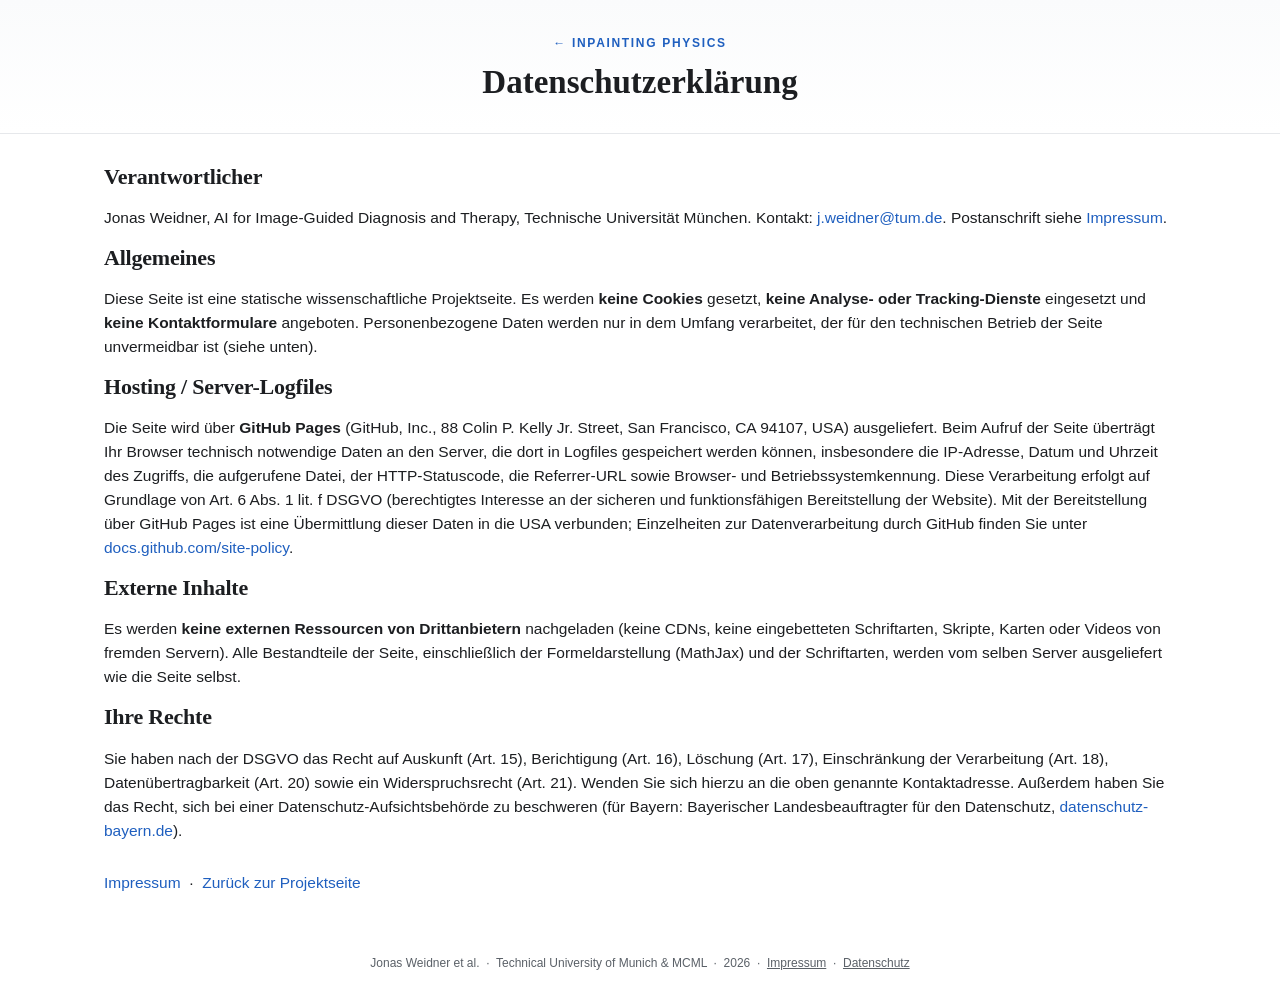
<file: datenschutz.html>
<!DOCTYPE html>
<html lang="de">
<head>
<meta charset="utf-8" />
<meta name="viewport" content="width=device-width, initial-scale=1" />
<title>Datenschutz &middot; Inpainting physics</title>
<meta name="robots" content="noindex" />
<link rel="icon" href="data:image/svg+xml,%3Csvg xmlns='http://www.w3.org/2000/svg' viewBox='0 0 32 32'%3E%3Crect width='32' height='32' rx='7.5' fill='%231f5fbf'/%3E%3Cpath d='M4 21.5 C 9.5 6.5 14 8.5 16 16 S 22.5 25.5 28 10.5' fill='none' stroke='white' stroke-width='3.4' stroke-linecap='round'/%3E%3Ccircle cx='5.4' cy='23.2' r='1.8' fill='white'/%3E%3Ccircle cx='26.6' cy='9' r='1.8' fill='white'/%3E%3C/svg%3E" />
<link rel="stylesheet" href="static/css/style.css" />
</head>
<body>

<header class="hero">
  <div class="wrap">
    <div class="eyebrow"><a href="index.html">&#8592; Inpainting physics</a></div>
    <h1 class="title">Datenschutzerkl&auml;rung</h1>
  </div>
</header>

<section>
  <div class="wrap">
    <h2>Verantwortlicher</h2>
    <p>
      Jonas Weidner, AI for Image-Guided Diagnosis and Therapy, Technische Universit&auml;t M&uuml;nchen.
      Kontakt: <a href="mailto:j.weidner@tum.de">j.weidner@tum.de</a>. Postanschrift siehe
      <a href="impressum.html">Impressum</a>.
    </p>

    <h2>Allgemeines</h2>
    <p>
      Diese Seite ist eine statische wissenschaftliche Projektseite. Es werden <strong>keine
      Cookies</strong> gesetzt, <strong>keine Analyse- oder Tracking-Dienste</strong> eingesetzt
      und <strong>keine Kontaktformulare</strong> angeboten. Personenbezogene Daten werden nur in
      dem Umfang verarbeitet, der f&uuml;r den technischen Betrieb der Seite unvermeidbar ist
      (siehe unten).
    </p>

    <h2>Hosting / Server-Logfiles</h2>
    <p>
      Die Seite wird &uuml;ber <strong>GitHub Pages</strong> (GitHub, Inc., 88 Colin P. Kelly Jr.
      Street, San Francisco, CA 94107, USA) ausgeliefert. Beim Aufruf der Seite &uuml;bertr&auml;gt
      Ihr Browser technisch notwendige Daten an den Server, die dort in Logfiles gespeichert
      werden k&ouml;nnen, insbesondere die IP-Adresse, Datum und Uhrzeit des Zugriffs, die
      aufgerufene Datei, der HTTP-Statuscode, die Referrer-URL sowie Browser- und
      Betriebssystemkennung. Diese Verarbeitung erfolgt auf Grundlage von Art.&nbsp;6 Abs.&nbsp;1
      lit.&nbsp;f DSGVO (berechtigtes Interesse an der sicheren und funktionsf&auml;higen
      Bereitstellung der Website). Mit der Bereitstellung &uuml;ber GitHub Pages ist eine
      &Uuml;bermittlung dieser Daten in die USA verbunden; Einzelheiten zur Datenverarbeitung
      durch GitHub finden Sie unter
      <a href="https://docs.github.com/site-policy/privacy-policies/github-general-privacy-statement" rel="noopener">docs.github.com/site-policy</a>.
    </p>

    <h2>Externe Inhalte</h2>
    <p>
      Es werden <strong>keine externen Ressourcen von Drittanbietern</strong> nachgeladen
      (keine CDNs, keine eingebetteten Schriftarten, Skripte, Karten oder Videos von fremden
      Servern). Alle Bestandteile der Seite, einschlie&szlig;lich der Formeldarstellung
      (MathJax) und der Schriftarten, werden vom selben Server ausgeliefert wie die Seite
      selbst.
    </p>

    <h2>Ihre Rechte</h2>
    <p>
      Sie haben nach der DSGVO das Recht auf Auskunft (Art.&nbsp;15), Berichtigung (Art.&nbsp;16),
      L&ouml;schung (Art.&nbsp;17), Einschr&auml;nkung der Verarbeitung (Art.&nbsp;18), Daten&uuml;bertragbarkeit
      (Art.&nbsp;20) sowie ein Widerspruchsrecht (Art.&nbsp;21). Wenden Sie sich hierzu an die oben
      genannte Kontaktadresse. Au&szlig;erdem haben Sie das Recht, sich bei einer
      Datenschutz-Aufsichtsbeh&ouml;rde zu beschweren (f&uuml;r Bayern: Bayerischer
      Landesbeauftragter f&uuml;r den Datenschutz, <a href="https://www.datenschutz-bayern.de" rel="noopener">datenschutz-bayern.de</a>).
    </p>

    <p style="margin-top:28px"><a href="impressum.html">Impressum</a> &nbsp;&middot;&nbsp; <a href="index.html">Zur&uuml;ck zur Projektseite</a></p>
  </div>
</section>

<footer>
  <div class="wrap">
    Jonas Weidner et&nbsp;al. &nbsp;&middot;&nbsp; Technical University of Munich &amp; MCML &nbsp;&middot;&nbsp; 2026 &nbsp;&middot;&nbsp;
    <a href="impressum.html">Impressum</a> &nbsp;&middot;&nbsp; <a href="datenschutz.html">Datenschutz</a>
  </div>
</footer>

</body>
</html>
</file>
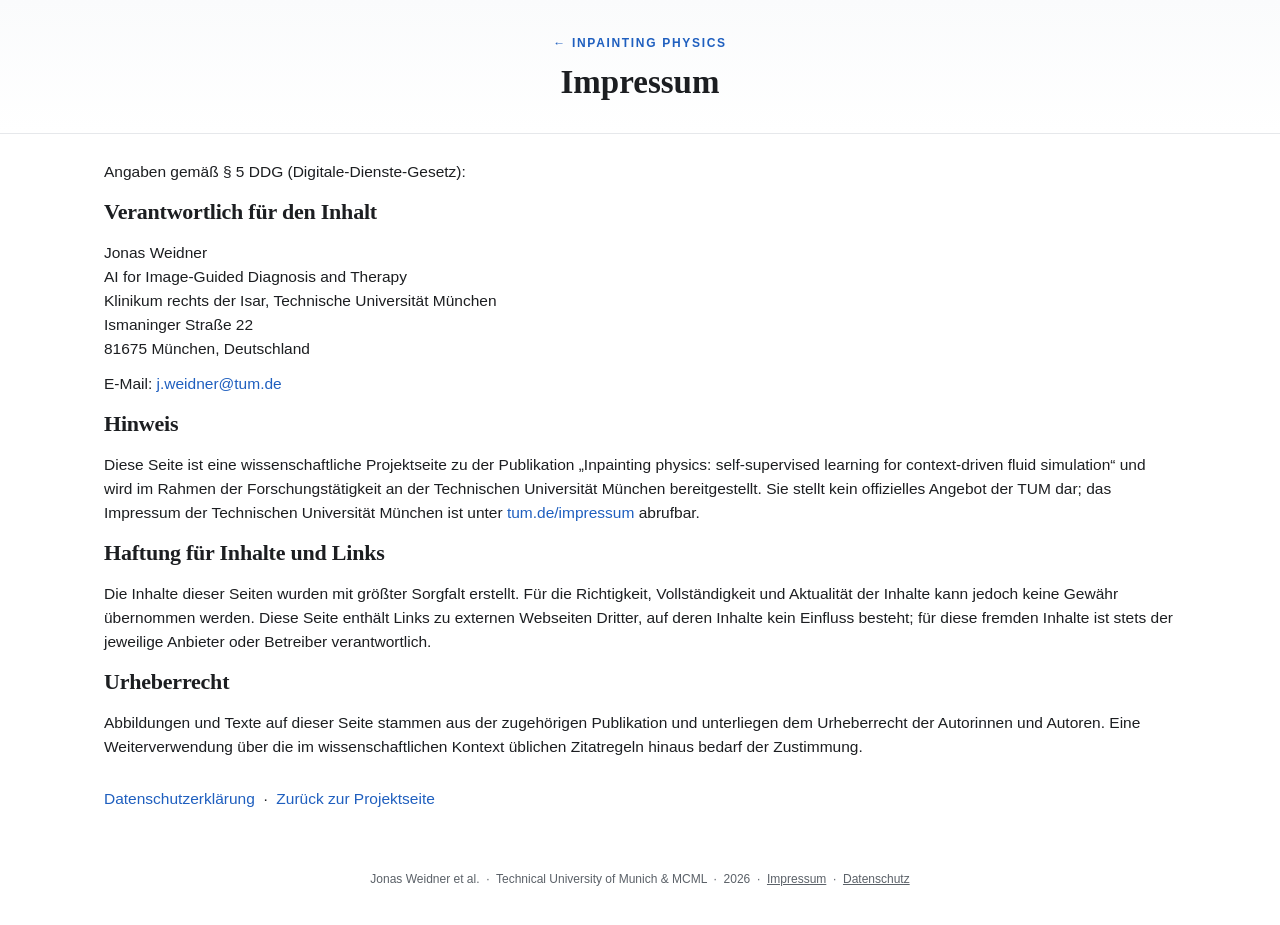
<file: impressum.html>
<!DOCTYPE html>
<html lang="de">
<head>
<meta charset="utf-8" />
<meta name="viewport" content="width=device-width, initial-scale=1" />
<title>Impressum &middot; Inpainting physics</title>
<meta name="robots" content="noindex" />
<link rel="icon" href="data:image/svg+xml,%3Csvg xmlns='http://www.w3.org/2000/svg' viewBox='0 0 32 32'%3E%3Crect width='32' height='32' rx='7.5' fill='%231f5fbf'/%3E%3Cpath d='M4 21.5 C 9.5 6.5 14 8.5 16 16 S 22.5 25.5 28 10.5' fill='none' stroke='white' stroke-width='3.4' stroke-linecap='round'/%3E%3Ccircle cx='5.4' cy='23.2' r='1.8' fill='white'/%3E%3Ccircle cx='26.6' cy='9' r='1.8' fill='white'/%3E%3C/svg%3E" />
<link rel="stylesheet" href="static/css/style.css" />
</head>
<body>

<header class="hero">
  <div class="wrap">
    <div class="eyebrow"><a href="index.html">&#8592; Inpainting physics</a></div>
    <h1 class="title">Impressum</h1>
  </div>
</header>

<section>
  <div class="wrap">
    <p>Angaben gem&auml;&szlig; &sect;&nbsp;5 DDG (Digitale-Dienste-Gesetz):</p>

    <h2>Verantwortlich f&uuml;r den Inhalt</h2>
    <p>
      Jonas Weidner<br />
      AI for Image-Guided Diagnosis and Therapy<br />
      Klinikum rechts der Isar, Technische Universit&auml;t M&uuml;nchen<br />
      Ismaninger Stra&szlig;e 22<br />
      81675 M&uuml;nchen, Deutschland
    </p>
    <p>
      E-Mail: <a href="mailto:j.weidner@tum.de">j.weidner@tum.de</a>
    </p>

    <h2>Hinweis</h2>
    <p>
      Diese Seite ist eine wissenschaftliche Projektseite zu der Publikation
      &bdquo;Inpainting physics: self-supervised learning for context-driven fluid simulation&ldquo;
      und wird im Rahmen der Forschungst&auml;tigkeit an der Technischen Universit&auml;t M&uuml;nchen
      bereitgestellt. Sie stellt kein offizielles Angebot der TUM dar; das Impressum der
      Technischen Universit&auml;t M&uuml;nchen ist unter
      <a href="https://www.tum.de/impressum" rel="noopener">tum.de/impressum</a> abrufbar.
    </p>

    <h2>Haftung f&uuml;r Inhalte und Links</h2>
    <p>
      Die Inhalte dieser Seiten wurden mit gr&ouml;&szlig;ter Sorgfalt erstellt. F&uuml;r die
      Richtigkeit, Vollst&auml;ndigkeit und Aktualit&auml;t der Inhalte kann jedoch keine Gew&auml;hr
      &uuml;bernommen werden. Diese Seite enth&auml;lt Links zu externen Webseiten Dritter, auf deren
      Inhalte kein Einfluss besteht; f&uuml;r diese fremden Inhalte ist stets der jeweilige
      Anbieter oder Betreiber verantwortlich.
    </p>

    <h2>Urheberrecht</h2>
    <p>
      Abbildungen und Texte auf dieser Seite stammen aus der zugeh&ouml;rigen Publikation und
      unterliegen dem Urheberrecht der Autorinnen und Autoren. Eine Weiterverwendung
      &uuml;ber die im wissenschaftlichen Kontext &uuml;blichen Zitatregeln hinaus bedarf der
      Zustimmung.
    </p>

    <p style="margin-top:28px"><a href="datenschutz.html">Datenschutzerkl&auml;rung</a> &nbsp;&middot;&nbsp; <a href="index.html">Zur&uuml;ck zur Projektseite</a></p>
  </div>
</section>

<footer>
  <div class="wrap">
    Jonas Weidner et&nbsp;al. &nbsp;&middot;&nbsp; Technical University of Munich &amp; MCML &nbsp;&middot;&nbsp; 2026 &nbsp;&middot;&nbsp;
    <a href="impressum.html">Impressum</a> &nbsp;&middot;&nbsp; <a href="datenschutz.html">Datenschutz</a>
  </div>
</footer>

</body>
</html>
</file>
<file: static/css/style.css>
/* ---------------------------------------------------------------------------
   Inpainting physics - project page  (compact layout)
   --------------------------------------------------------------------------- */

:root {
  --bg: #ffffff;
  --fg: #1c1e21;
  --muted: #5b6168;
  --accent: #1f5fbf;
  --accent-dark: #184e9e;
  --accent-soft: #eef4fc;
  --link: #1f5fbf;
  --rule: #e6e8eb;
  --soft: #f7f8fa;
  --maxw: 1120px;
  --serif: "Charter", "Georgia", "Times New Roman", serif;
  --sans: -apple-system, BlinkMacSystemFont, "Segoe UI", Roboto, Helvetica, Arial, sans-serif;
  --mono: "SFMono-Regular", Consolas, "Liberation Mono", Menlo, monospace;
}

* { box-sizing: border-box; }
html { scroll-behavior: smooth; }

body {
  margin: 0;
  background: var(--bg);
  color: var(--fg);
  font-family: var(--sans);
  font-size: 15.5px;
  line-height: 1.55;
  -webkit-font-smoothing: antialiased;
}

a { color: var(--link); text-decoration: none; }
a:hover { text-decoration: underline; }

.wrap { max-width: var(--maxw); margin: 0 auto; padding: 0 24px; }

/* ----------------------------- header / "paper" block -------------------- */
/* shared by the (former) page header and the #paper section near the bottom  */

.hero {
  padding: 34px 0 18px;
  border-bottom: 1px solid var(--rule);
  background: linear-gradient(180deg, #fafbfc 0%, #ffffff 100%);
  scroll-margin-top: 58px;   /* clear the fixed topnav when an anchor jumps here */
}

/* the first content section below the splash gets a touch more top breathing room */
.hero-pad { padding-top: 30px; }

.eyebrow {
  text-align: center;
  font-size: 12px; letter-spacing: .14em; text-transform: uppercase;
  color: var(--accent); font-weight: 700; margin-bottom: 10px;
}

h1.title {
  font-family: var(--serif); font-weight: 700;
  font-size: clamp(24px, 3.4vw, 33px); line-height: 1.16;
  text-align: center; margin: 0 auto 14px; max-width: 880px;
}

.authors {
  text-align: center; font-size: 16px; line-height: 1.7;
  margin: 0 auto 4px; max-width: 820px;
}
.authors a { color: var(--fg); }
.authors a:hover { color: var(--link); }
.authors sup { color: var(--muted); font-size: .72em; }

.affil {
  text-align: center; color: var(--muted); font-size: 13px; line-height: 1.6;
  margin: 8px auto 2px; max-width: 760px;
}
.affil .corr { margin-top: 4px; }
.affil .corr a { color: var(--link); }

/* ----------------------------- buttons (clean, no fill) ------------------ */

.btns { display: flex; flex-wrap: wrap; justify-content: center; gap: 8px; margin: 16px 0 4px; }
.btn {
  display: inline-flex; align-items: center; gap: 6px;
  padding: 6px 13px; border-radius: 7px;
  background: #fff; color: var(--fg); font-size: 13.5px; font-weight: 600;
  border: 1px solid #d4d7db;
  transition: border-color .12s ease, background .12s ease, color .12s ease;
}
.btn:hover { text-decoration: none; background: var(--soft); border-color: #b9bdc3; }
.btn.primary { border-color: var(--accent); color: var(--accent); }
.btn.primary:hover { background: var(--accent-soft); border-color: var(--accent); }
.btn .ico { font-size: 13px; line-height: 1; opacity: .8; }
.btn .muted { color: var(--muted); font-weight: 500; }

.note-soft { text-align: center; color: var(--muted); font-size: 12px; margin-top: 8px; }

/* section-nav bar - fixed to the very top of the viewport at all times.
   Default = light translucent. While it floats over the black splash hero it
   gets the .on-dark class (added in the markup, removed by main.js once you
   scroll onto the white page); the two states cross-fade. */
.topnav {
  position: fixed; top: 0; left: 0; right: 0; z-index: 30;
  background: rgba(255, 255, 255, .94);
  -webkit-backdrop-filter: saturate(180%) blur(8px);
  backdrop-filter: saturate(180%) blur(8px);
  border-bottom: 1px solid var(--rule);
  transition: background-color .35s ease, border-color .35s ease;
}
.topnav .btns { margin: 0; padding: 8px 0; align-items: center; }
.topnav .brand {
  font-family: var(--serif); font-weight: 700; font-size: 15px; letter-spacing: -.01em;
  color: var(--fg); padding: 6px 4px; white-space: nowrap; margin-right: 4px;
  transition: color .25s ease;
}
.topnav .brand:hover { text-decoration: none; color: var(--accent-dark); }
.topnav .arxiv-btn { margin-left: auto; }
@media (max-width: 760px) { .topnav .arxiv-btn { margin-left: 0; } }

/* dark state - while the bar floats over the black splash hero */
.topnav.on-dark {
  background: rgba(10, 11, 14, .42);
  border-bottom-color: rgba(255, 255, 255, .12);
}
.topnav.on-dark .brand { color: #fff; }
.topnav.on-dark .brand:hover { color: #cdddff; }
.topnav.on-dark .btn {
  background: rgba(255, 255, 255, .07);
  color: #fff;
  border-color: rgba(255, 255, 255, .30);
}
.topnav.on-dark .btn:hover { background: rgba(255, 255, 255, .17); border-color: rgba(255, 255, 255, .55); }
.topnav.on-dark .btn.primary { color: #fff; background: rgba(255, 255, 255, .12); border-color: rgba(255, 255, 255, .60); }
.topnav.on-dark .btn.primary:hover { background: rgba(255, 255, 255, .22); border-color: #fff; }
.topnav.on-dark .btn .ico { opacity: .9; }
.topnav.on-dark .btn .muted { color: rgba(255, 255, 255, .72); }

/* ----------------------------- sections ---------------------------------- */

section { padding: 26px 0; border-bottom: 1px solid var(--rule); scroll-margin-top: 56px; }
section:last-of-type { border-bottom: none; }

h2 {
  font-family: var(--serif); font-size: 22px; font-weight: 700;
  margin: 0 0 12px; letter-spacing: -.01em;
}
h3 { font-size: 16.5px; font-weight: 700; margin: 18px 0 6px; }
p { margin: 0 0 11px; }

.lead { font-size: 16.5px; }

/* abstract: no box — sits inside the header block under the authors/affil,
   text justified so each line runs full width */
.abstract {
  max-width: 760px; margin: 14px auto 0; padding: 0;
  text-align: justify; text-justify: inter-word; hyphens: auto;
  font-size: 14.5px; line-height: 1.6; color: var(--fg);
  scroll-margin-top: 64px;   /* clear the fixed topnav when the nav jumps to #abstract */
}

em.term { font-style: italic; color: var(--accent-dark); font-weight: 600; }

/* two-column flow for prose-heavy sections on wide screens */
.cols2 { columns: 2; column-gap: 36px; }
.cols2 > p { break-inside: avoid; margin-top: 0; }
@media (max-width: 820px) { .cols2 { columns: 1; } }

/* ----------------------------- figures ----------------------------------- */

figure { margin: 14px 0 4px; text-align: center; }
figure img { max-width: 100%; height: auto; border-radius: 7px; border: 1px solid var(--rule); background: #fff; }
figure.plain img { border: none; }
/* line-plot/composite paper figures: let them be wide */
figure.wide img { max-width: 100%; }
figcaption { font-size: 12.5px; color: var(--muted); margin-top: 7px; line-height: 1.45; text-align: left; }
figcaption b, figcaption .fignum { color: var(--fg); }
figcaption .fignum { font-weight: 700; }

/* the standalone "Detailed overview" figure: roomier image + larger caption */
.overview-fig { margin: 10px auto 0; max-width: 980px; }
.overview-fig figcaption {
  font-size: 15px; line-height: 1.55; color: var(--fg);
  max-width: 880px; margin: 12px auto 0;
}

/* figure pairs side by side */
.figrow { display: grid; grid-template-columns: 1fr 1fr; gap: 16px; align-items: start; margin: 14px 0 4px; }
.figrow figure { margin: 0; }
@media (max-width: 760px) { .figrow { grid-template-columns: 1fr; } }

.teaser { margin-top: 2px; }

/* ====================== "in a nutshell" : simple flow diagram ============= */
/*  problem  ->  [ step 1 | step 2 ]  ->  result                              */
#nutshell { background: linear-gradient(180deg, #fafbfc 0%, #fff 100%); }
.nutshell-diagram {
  display: flex; flex-direction: column; align-items: stretch;
  gap: 6px; max-width: 920px; margin: 18px auto 6px;
}
.nut-box {
  border: 2px solid #d8dbdf; border-radius: 12px; background: #fff;
  padding: 18px 24px;
}
.nut-box p { margin: 0; font-size: 17.5px; line-height: 1.6; }
.nut-box .nut-tag {
  display: block; font-size: 12px; letter-spacing: .14em; text-transform: uppercase;
  font-weight: 700; color: var(--muted); margin-bottom: 7px;
}
.nut-box.problem { background: #fff6f4; border-color: #f3d6cf; }
.nut-box.problem .nut-tag { color: #b2543f; }
.nut-box.payoff  { background: var(--accent-soft); border-color: #cfe0f6; }
.nut-box.payoff  .nut-tag { color: var(--accent-dark); }

.nut-arrow { text-align: center; font-size: 24px; line-height: 1; color: var(--muted); margin: 2px 0; }

/* the two "what we do" steps, side by side */
.nut-steps2 { display: grid; grid-template-columns: 1fr 1fr; gap: 16px; }
.nut-box.step { position: relative; padding-top: 22px; }
.nut-box.step .nut-step-num {
  position: absolute; top: -14px; left: 20px;
  width: 28px; height: 28px; border-radius: 8px;
  background: var(--accent); color: #fff; font-weight: 700; font-size: 15px;
  display: inline-flex; align-items: center; justify-content: center;
}
.nut-box.step h4 { margin: 4px 0 7px; font-size: 18px; }
.nut-box.step p { font-size: 16px; color: var(--muted); line-height: 1.55; }

@media (max-width: 720px) {
  .nut-steps2 { grid-template-columns: 1fr; gap: 24px; }
  .nut-box { padding: 16px 18px; }
  .nut-box p { font-size: 16px; }
  .nut-box.step p { font-size: 15px; }
}

/* ----------------------------- contributions / steps --------------------- */

.cards, .steps { display: grid; grid-template-columns: repeat(3, 1fr); gap: 12px; margin: 6px 0 2px; }
.card, .step { border: 1px solid var(--rule); border-radius: 10px; padding: 12px 14px; }
.step { background: var(--soft); }
.card .num {
  display: inline-flex; align-items: center; justify-content: center;
  width: 22px; height: 22px; border-radius: 6px;
  background: var(--accent); color: #fff; font-weight: 700; font-size: 13px; margin-bottom: 6px;
}
.card h4, .step h4 { margin: 0 0 4px; font-size: 14.5px; }
.card p, .step p { margin: 0; font-size: 13px; color: var(--muted); line-height: 1.45; }
.step .tag { font-size: 11px; letter-spacing: .08em; text-transform: uppercase; color: var(--accent); font-weight: 700; }

/* ----------------------------- interactive ------------------------------- */

/* scroll-through (scrollytelling) toggle - drives the opening figure only */
.scrollmode-bar { display: flex; align-items: center; flex-wrap: wrap; gap: 8px 14px; margin: 6px 0 4px; }
.scrollmode-btn {
  display: inline-flex; align-items: center; gap: 9px; flex: none;
  padding: 6px 13px; border-radius: 7px; border: 1px solid #d4d7db;
  background: #fff; color: var(--fg); font-family: var(--sans); font-size: 13px; font-weight: 600; cursor: pointer;
  transition: border-color .12s ease, background .12s ease, color .12s ease;
}
.scrollmode-btn:hover { background: var(--soft); border-color: #b9bdc3; }
.scrollmode-btn .sw {
  position: relative; width: 26px; height: 15px; border-radius: 999px; background: #cdd1d6; transition: background .15s ease;
}
.scrollmode-btn .sw::after {
  content: ""; position: absolute; top: 2px; left: 2px; width: 11px; height: 11px; border-radius: 50%;
  background: #fff; box-shadow: 0 1px 2px rgba(0,0,0,.28); transition: transform .15s ease;
}
.scrollmode-btn[aria-pressed="true"] { border-color: var(--accent); color: var(--accent-dark); }
.scrollmode-btn[aria-pressed="true"] .sw { background: var(--accent); }
.scrollmode-btn[aria-pressed="true"] .sw::after { transform: translateX(11px); }
.scrollmode-hint { font-size: 12px; color: var(--muted); }

/* wrapper inserted by main.js around the figure while scroll-through mode is on */
.scrolly { position: relative; }
body.scroll-mode .slider-row .playbtn { visibility: hidden; }
body.scroll-mode input[type=range].morph { pointer-events: none; opacity: .85; }
body.scroll-mode .scrolly > .interactive { z-index: 30; }
/* while a figure is pinned, hide the rest of the page behind it so the page reads as "frozen" */
body.scroll-pinned::before { content: ""; position: fixed; inset: 0; background: var(--bg); z-index: 20; }
body.scroll-pinned .scrolly > .interactive { box-shadow: 0 12px 44px rgba(0,0,0,.14); }

.interactive { border: 1px solid var(--rule); border-radius: 12px; padding: 14px 16px 12px; background: #fff; margin: 12px 0 4px; }
.interactive.bare { border: 0; border-radius: 0; padding: 0; background: transparent; margin: 6px 0 4px; }   /* boxless: sit straight on the page */
.interactive .badge {
  display: inline-block; font-size: 10.5px; font-weight: 700; letter-spacing: .1em; text-transform: uppercase;
  color: var(--accent); background: var(--accent-soft); border-radius: 5px; padding: 2px 8px; margin-bottom: 6px;
}
.interactive h3 { margin: 0 0 4px; font-size: 15.5px; }
.interactive .sub { color: var(--muted); font-size: 12.5px; margin: 0 0 10px; }

/* the panel row: 4 cells side by side */
.deform-stage { display: grid; grid-template-columns: repeat(4, 1fr); gap: 10px; align-items: start; }
.deform-cell { position: relative; min-width: 0; }
.deform-cell .lbl {
  font-size: 11px; font-weight: 700; color: var(--fg); margin-bottom: 4px;
  display: flex; justify-content: space-between; align-items: baseline; gap: 6px; min-height: 14px;
}
.deform-cell .lbl .err { font-weight: 600; color: var(--muted); font-variant-numeric: tabular-nums; white-space: nowrap; }
.deform-cell .lbl .err.good { color: var(--accent-dark); }
.deform-cell .lbl .err.bad  { color: #b23b3b; }
.deform-frame {
  position: relative; width: 100%; aspect-ratio: 1300 / 918;
  border: 1px solid var(--rule); border-radius: 7px; overflow: hidden; background: #fff;
}
#mr-stage .deform-frame { aspect-ratio: 470 / 525; }
.deform-frame img { position: absolute; inset: 0; width: 100%; height: 100%; object-fit: cover; border: 0; opacity: 0; }
.deform-frame img.on { opacity: 1; }
#mr-stage .deform-frame img { transition: opacity .25s ease; }

@media (max-width: 820px) { .deform-stage, #mr-stage.deform-stage { grid-template-columns: repeat(2, 1fr); } }
@media (max-width: 480px) { .deform-stage, #mr-stage.deform-stage { grid-template-columns: 1fr; } }

.slider-row { display: flex; align-items: center; gap: 12px; margin-top: 12px; }
.slider-row .ends { font-size: 11.5px; color: var(--muted); white-space: nowrap; text-align: center; line-height: 1.2; }
.slider-row .playbtn {
  flex: none; width: 28px; height: 28px; border-radius: 50%; border: 1px solid #d4d7db; background: #fff;
  color: var(--accent); font-size: 12px; cursor: pointer; display: flex; align-items: center; justify-content: center;
}
.slider-row .playbtn:hover { background: var(--accent-soft); border-color: var(--accent); }
input[type=range].morph {
  -webkit-appearance: none; appearance: none; flex: 1; height: 4px; border-radius: 4px; outline: none; cursor: pointer;
  background: linear-gradient(90deg, var(--accent) 0%, var(--accent) var(--fill,0%), #e2e5e9 var(--fill,0%), #e2e5e9 100%);
}
input[type=range].morph::-webkit-slider-thumb {
  -webkit-appearance: none; appearance: none; width: 16px; height: 16px; border-radius: 50%;
  background: #fff; border: 2px solid var(--accent); cursor: pointer; box-shadow: 0 1px 3px rgba(0,0,0,.18);
}
input[type=range].morph::-moz-range-thumb { width: 14px; height: 14px; border-radius: 50%; background: #fff; border: 2px solid var(--accent); cursor: pointer; }
.morph-readout { text-align: center; font-size: 12px; color: var(--muted); margin-top: 7px; }
.morph-readout b { color: var(--fg); }

/* Per-shape heading above each stacked real-prediction panel pair. */
.fmr-shape-title {
  text-align: center; margin: 34px auto 6px; max-width: 840px;
  font-size: 0.98rem; font-weight: 600; color: var(--fg);
  opacity: 0.85; border-top: 1px solid var(--border, #e3e6ea); padding-top: 22px;
}
.fmr-shape-title:first-of-type { border-top: none; padding-top: 0; margin-top: 8px; }

/* "Inpainting methods": the FM / MAE real-CFD glyph canvases side by side
   (stacking on narrow screens). The h3 + caption above each canvas get a fixed
   height so both canvases - and the controls below them - line up vertically. */
.fm-pair {
  display: grid; grid-template-columns: 1fr 1fr; gap: 14px 18px;
  justify-items: center; align-items: start; margin: 4px auto; max-width: 840px;
}
.fm-col { min-width: 0; width: 100%; margin: 0; display: flex; flex-direction: column; }
.fm-col > h3  { min-height: 1.3em; margin-bottom: 4px; }
.fm-col > .sub { min-height: 3.6em; }                  /* ~2 caption lines + the 10px bottom margin */
.fm-stage { display: flex; justify-content: center; margin-top: 0; }
#fm-canvas, #mae-canvas, [id^="fmr-canvas"], [id^="maer-canvas"] {
  width: 100%; max-width: 400px; height: auto; display: block; margin: 0 auto;
  border: 1px solid var(--rule); border-radius: 7px; background: #fff;
}
@media (max-width: 720px) {                                     /* stacked: one column, drop reserved heights */
  .fm-pair { grid-template-columns: 1fr; }
  .fm-col > h3, .fm-col > .sub { min-height: 0; }
}

/* "Local geometry editing": one .dfm-artery per pair (2-up grid). The geometry
   cell stacks two PNGs (state-1 base + the clipped state-2 on top); the velocity
   cell is a <canvas> that composites two pre-baked states. A draggable curtain
   (.dfm-handle, one per frame, all at the shared fraction) wipes them: left of
   the divider = state 1 (original geometry + GT field), right = state 2
   (deformed geometry + the inpainting prediction). */
.deform2-grid { display: grid; grid-template-columns: repeat(2, 1fr); gap: 16px 20px; }
.dfm-artery { min-width: 0; }
.dfm-artery > .lbl { font-size: 11px; font-weight: 700; color: var(--fg); margin-bottom: 5px; }
.dfm-row { display: grid; grid-template-columns: 1fr 1fr; gap: 8px; }
.dfm-cell { min-width: 0; }
.dfm-cell > .cap { font-size: 10px; font-weight: 600; color: var(--muted); letter-spacing: .03em; text-transform: uppercase; margin-bottom: 3px; }
.dfm-cell > .cap .dfm-side { font-weight: 700; }
.dfm-cell > .cap .dfm-side.l { color: var(--accent-dark); }
.dfm-cell > .cap .dfm-side.r { color: #b23b3b; }
.dfm-frame {
  position: relative; width: 100%; border: 1px solid var(--rule); border-radius: 7px;
  overflow: hidden; background: #fff; cursor: ew-resize; touch-action: none; user-select: none;
}
.dfm-frame canvas { display: block; width: 100%; height: auto; pointer-events: none; }
.dfm-frame .dfm-img { position: absolute; inset: 0; width: 100%; height: 100%; object-fit: cover; border: 0; pointer-events: none; }
.dfm-frame .dfm-img-top { clip-path: inset(0 0 0 50%); }
.dfm-frame .dfm-handle {
  position: absolute; top: 0; bottom: 0; left: 50%; width: 2px; transform: translateX(-1px);
  background: #fff; box-shadow: 0 0 0 1px rgba(0,0,0,.2); pointer-events: none;
}
.dfm-frame .dfm-handle::after {
  content: "\21C6"; position: absolute; top: 50%; left: 50%; transform: translate(-50%,-50%);
  width: 22px; height: 22px; border-radius: 50%; background: #fff; color: var(--accent);
  display: flex; align-items: center; justify-content: center; font-size: 11px; font-weight: 700;
  box-shadow: 0 1px 4px rgba(0,0,0,.22);
}
.dfm-hint { font-size: 12px; color: var(--muted); margin: 10px 0 2px; }
.dfm-fallback { font-size: 12.5px; color: var(--muted); margin: 10px 0 2px; }
@media (max-width: 900px) { .deform2-grid { grid-template-columns: 1fr; } }
@media (max-width: 460px) { .dfm-row { grid-template-columns: 1fr; gap: 10px; } }

/* before/after wipe */
.wipe { position: relative; width: 100%; max-width: 760px; margin: 0 auto; overflow: hidden; border: 1px solid var(--rule); border-radius: 9px; user-select: none; touch-action: none; }
.wipe img { display: block; width: 100%; height: auto; border: 0; }
.wipe .top { position: absolute; inset: 0; width: 100%; clip-path: inset(0 0 0 50%); }
.wipe .handle { position: absolute; top: 0; bottom: 0; left: 50%; width: 2px; background: #fff; box-shadow: 0 0 0 1px rgba(0,0,0,.18); cursor: ew-resize; transform: translateX(-1px); }
.wipe .handle::after { content: "⇆"; position: absolute; top: 50%; left: 50%; transform: translate(-50%,-50%); width: 26px; height: 26px; border-radius: 50%; background: #fff; color: var(--accent); display: flex; align-items: center; justify-content: center; font-size: 12px; font-weight: 700; box-shadow: 0 1px 4px rgba(0,0,0,.22); }
.wipe .tag { position: absolute; top: 8px; font-size: 11px; font-weight: 700; color: #fff; background: rgba(28,30,33,.62); padding: 2px 7px; border-radius: 5px; }
.wipe .tag.l { left: 8px; } .wipe .tag.r { right: 8px; }

/* ----------------------------- table ------------------------------------- */

.tablewrap { overflow-x: auto; margin: 12px 0 4px; }
table.results { width: 100%; border-collapse: collapse; font-size: 13.5px; }
table.results caption { caption-side: top; text-align: left; color: var(--muted); font-size: 12.5px; margin-bottom: 7px; }
table.results th, table.results td { padding: 6px 10px; text-align: right; border-bottom: 1px solid var(--rule); white-space: nowrap; }
table.results th:first-child, table.results td:first-child { text-align: left; }
table.results thead th { border-bottom: 2px solid #d4d7da; font-weight: 700; }
table.results tbody tr.section td { text-align: left; font-style: italic; color: var(--muted); background: var(--soft); font-size: 12px; padding-top: 8px; padding-bottom: 4px; }
table.results td.best { font-weight: 700; color: var(--accent-dark); }
table.results tr.ours td:first-child { font-weight: 700; }
table.results tr.ours { background: var(--accent-soft); }

/* ----------------------------- bibtex ------------------------------------ */

.bibtex-box { position: relative; background: #1c1e21; color: #e8e8e8; border-radius: 10px; padding: 14px 16px; font-family: var(--mono); font-size: 12.5px; line-height: 1.5; overflow-x: auto; }
.bibtex-box pre { margin: 0; white-space: pre; }
.copy-btn { position: absolute; top: 9px; right: 9px; background: rgba(255,255,255,.12); color: #fff; border: none; border-radius: 6px; padding: 4px 10px; font-size: 11.5px; cursor: pointer; font-family: var(--sans); }
.copy-btn:hover { background: rgba(255,255,255,.22); }

/* ----------------------------- misc -------------------------------------- */

ul.tight { margin: 0 0 11px; padding-left: 20px; }
ul.tight li { margin-bottom: 3px; }
ul.tight.cols2 { padding-left: 0; }
ul.tight.cols2 li { margin-left: 20px; }

footer { padding: 22px 0 36px; text-align: center; color: var(--muted); font-size: 12px; }
footer a { color: var(--muted); text-decoration: underline; }

/* ----------------------------- responsive / phone ----------------------- */

@media (max-width: 760px) {
  .cards, .steps { grid-template-columns: 1fr; }
  .hero { padding: 22px 0 12px; }
  .hero-pad { padding-top: 22px; }

  /* section-nav: one horizontally-scrollable row instead of a tall wrapped block */
  .topnav .btns {
    flex-wrap: nowrap;
    justify-content: flex-start;
    overflow-x: auto;
    overscroll-behavior-x: contain;
    -webkit-overflow-scrolling: touch;
    scrollbar-width: none;
    -webkit-mask-image: linear-gradient(to right, #000 calc(100% - 26px), transparent);
            mask-image: linear-gradient(to right, #000 calc(100% - 26px), transparent);
  }
  .topnav .btns::-webkit-scrollbar { display: none; }
  .topnav .btn, .topnav .brand { flex: 0 0 auto; white-space: nowrap; }
  .topnav .arxiv-btn { margin-left: 0; }

  section { padding: 22px 0; scroll-margin-top: 54px; }

  h2 { font-size: 20px; }
  .lead { font-size: 15.5px; }
  .authors { font-size: 14.5px; line-height: 1.6; }
  .affil { font-size: 12px; }

  /* keep the slider track usable on narrow screens */
  .slider-row { gap: 9px; }
  .slider-row .ends { font-size: 10.5px; }
}

@media (max-width: 480px) {
  .wrap { padding: 0 14px; }
  body { font-size: 15px; }
  .interactive { padding: 12px 12px 10px; }
  .abstract { text-align: left; hyphens: manual; }
  figcaption { font-size: 12px; }
  .slider-row .playbtn { width: 26px; height: 26px; }
}

/* ============================ splash / intro ============================== */
/* black "Inpainting Physics" + TL;DR hero at the top of the page: the bare    */
/* aneurysm geometry, with the velocity field fading in over the sac as you    */
/* scroll past it (opacity driven by main.js).                                 */
.splash {
  position: relative;
  height: 185vh;                        /* scroll-scrub zone - the stage stays pinned for ~0.85 screen */
  background: #000;
  padding: 0;
  border: none;
}
.splash-stage {
  position: sticky;
  top: 0;
  height: 100vh;
  height: 100svh;
  display: flex;
  flex-direction: column;
  align-items: center;
  justify-content: center;
  gap: clamp(18px, 4vh, 44px);
  padding: 40px 24px;
  overflow: hidden;
  text-align: center;
  color: #fff;
}
.splash-head {
  position: relative; z-index: 2;
  display: flex; flex-direction: column; align-items: center;
  gap: clamp(10px, 2vh, 22px);
  max-width: 56rem;
}
.splash-stage::before {                 /* faint glow so the geometry doesn't float in a void */
  content: "";
  position: absolute; inset: 0;
  background: radial-gradient(58% 56% at 50% 48%, rgba(74,104,206,.16), rgba(0,0,0,0) 70%);
  pointer-events: none;
}
.splash-wordmark {
  font-family: var(--serif);
  font-weight: 600;
  font-size: clamp(2.1rem, 6vw, 4.2rem);
  letter-spacing: .04em;
  line-height: 1.04;
  color: #fff;
}
.splash-sub {                            /* descriptive subtitle under the wordmark */
  margin: 0;
  font-family: var(--serif);
  font-style: italic;
  color: rgba(255, 255, 255, .66);
  font-size: clamp(1.12rem, 2.6vw, 1.75rem);
  letter-spacing: .015em;
  line-height: 1.32;
}
.splash-art {
  position: relative; z-index: 1;
  width: min(94vw, 920px, calc(57vh * 1200 / 998));   /* leave room for the wordmark + subtitle above */
  aspect-ratio: 1200 / 998;
  filter: drop-shadow(0 16px 46px rgba(80,110,210,.20));
  /* >>> the only knob: how much of the RIGHT edge fades out (as a % of the figure width).
     It's applied to BOTH flow layers - the always-on outflow stub *and* the fading interior -
     so the right edge looks identical whether or not the interior has faded in.
     Bigger = more fade; 0 = hard edge. Keep it below the 5% inner-stop in --bc-right. */
  --rfade: 3%;
}
/* the splash carries two cards side by side: the aneurysm + a ShapeNet car
   (whose front-inflow flow is also inpainted). Both fade their interior flow
   in on scroll in parallel (main.js drives all .splash-flow nodes together). */
.splash-pair {
  position: relative; z-index: 1;
  display: flex; flex-wrap: wrap; align-items: stretch; justify-content: center;
  gap: clamp(16px, 4vw, 56px);
  width: 100%;
}
/* each card = the art (image stack) above a short caption that describes the
   boundary-conditions / inpainted region for that specific geometry.
   align-items: stretch on .splash-pair + justify-content: space-between here
   keeps both cards the same total height (the art tops align, the captions
   are pinned to the bottom of the tallest card). */
.splash-card {
  display: flex; flex-direction: column; align-items: center;
  justify-content: space-between;
  gap: 14px;
  width: min(46vw, 560px, calc(50vh * 1200 / 998));
}
.splash-pair .splash-art {
  width: 100%;   /* the card owns the width now; art fills it */
}
.splash-card-caption {
  margin: 0;
  text-align: center;
  max-width: 36ch;
  color: rgba(255,255,255,.66);
  font-size: clamp(.86rem, 1.4vw, 1.02rem);
  line-height: 1.4;
  letter-spacing: .01em;
}
.splash-art--car {
  --rfade: 0%;   /* the car's flow has no matched edge bands; no right-edge fade needed */
}
/* Car flow: instead of a global opacity fade, *wipe in* left-to-right driven by
   --reveal (0..1, set by main.js from the same scroll progress as the opacity
   fade). The leftmost 5% (the inflow strip) stays visible at all times via the
   .splash-flow-bc sibling below. */
.splash-art--car .splash-flow {
  opacity: 1 !important;
  /* leading edge of the wipe sits at `reveal * 95% + 5%` (so it starts past
     the always-on inflow band); 4%-wide soft band before fully transparent. */
  --rx: calc(var(--reveal, 0) * 95% + 5%);
  -webkit-mask-image: linear-gradient(to right, #fff 0, #fff calc(var(--rx) - 4%), transparent var(--rx));
          mask-image: linear-gradient(to right, #fff 0, #fff calc(var(--rx) - 4%), transparent var(--rx));
}
/* Always-on leftmost 5% (inflow strip) of the car flow. Same PNG, different mask. */
.splash-art--car .splash-flow-bc {
  -webkit-mask-image: linear-gradient(to right, #fff 0 4%, transparent 6%);
          mask-image: linear-gradient(to right, #fff 0 4%, transparent 6%);
}
@media (max-width: 760px) {                                    /* narrow screens: stack vertically */
  .splash-pair { flex-direction: column; gap: 28px; }
  .splash-card { width: min(94vw, 560px, calc(40vh * 1200 / 998)); }
}
.splash-geo, .splash-flow, .splash-flow-bc {
  position: absolute; inset: 0;
  width: 100%; height: 100%;
  object-fit: contain;
}
.splash-flow {                          /* the interior flow - opacity set by main.js from scroll */
  opacity: 0;
  will-change: opacity;
  /* fade out at the right edge, matching --bc-right's outer fade so it doesn't pop in mid-scroll */
  -webkit-mask-image: linear-gradient(to left, transparent 0, #fff var(--rfade) 100%);
          mask-image: linear-gradient(to left, transparent 0, #fff var(--rfade) 100%);
}
/* the inflow + outflow of the same quiver, kept along the left / right / top
   edges and always visible (so the "boundary conditions" stay put while the
   inside / aneurysm sac is "inpainted").
   Each band's stops:  transparent 0  |  #fff <outerFade> <innerEdge>%  |  transparent <fadeOut>%
     <outerFade>  = how far in before fully opaque  ->  the right one uses var(--rfade) so it stays
                    in sync with .splash-flow's right fade; left & top are still hard at the outer edge
     <innerEdge>% = how deep the kept band reaches before it fades toward the interior
     <fadeOut>%   = where the band is fully gone toward the interior */
.splash-flow-bc {
  --bc-left:  linear-gradient(to right,  #fff 0 10%, transparent 20%);
  --bc-right: linear-gradient(to left,   transparent 0, #fff var(--rfade) 5%, transparent 15%);
  --bc-top:   linear-gradient(to bottom, #fff 0 5%, transparent 10%);
  -webkit-mask-image: var(--bc-left), var(--bc-right), var(--bc-top);
          mask-image: var(--bc-left), var(--bc-right), var(--bc-top);
  -webkit-mask-composite: source-over;   /* union of the three edge bands */
          mask-composite: add;
}
.splash-caption {                        /* line under the art: what the figure shows */
  position: relative; z-index: 2;
  margin: 0;
  max-width: 44rem;
  color: rgba(255,255,255,.58);
  font-size: clamp(.92rem, 1.7vw, 1.15rem);
  letter-spacing: .015em;
  line-height: 1.42;
}
.splash-scroll {
  position: absolute;
  left: 50%; bottom: clamp(14px, 3vh, 30px);
  transform: translateX(-50%);
  color: rgba(255,255,255,.5);
  font-size: 24px; line-height: 1;
  text-decoration: none; z-index: 2;
  animation: splash-bob 1.9s ease-in-out infinite;
}
.splash-scroll:hover { color: #fff; text-decoration: none; }
@keyframes splash-bob {
  0%, 100% { transform: translateX(-50%) translateY(0); }
  50%      { transform: translateX(-50%) translateY(8px); }
}
@media (prefers-reduced-motion: reduce) {
  .splash-scroll { animation: none; }
}
</file>
